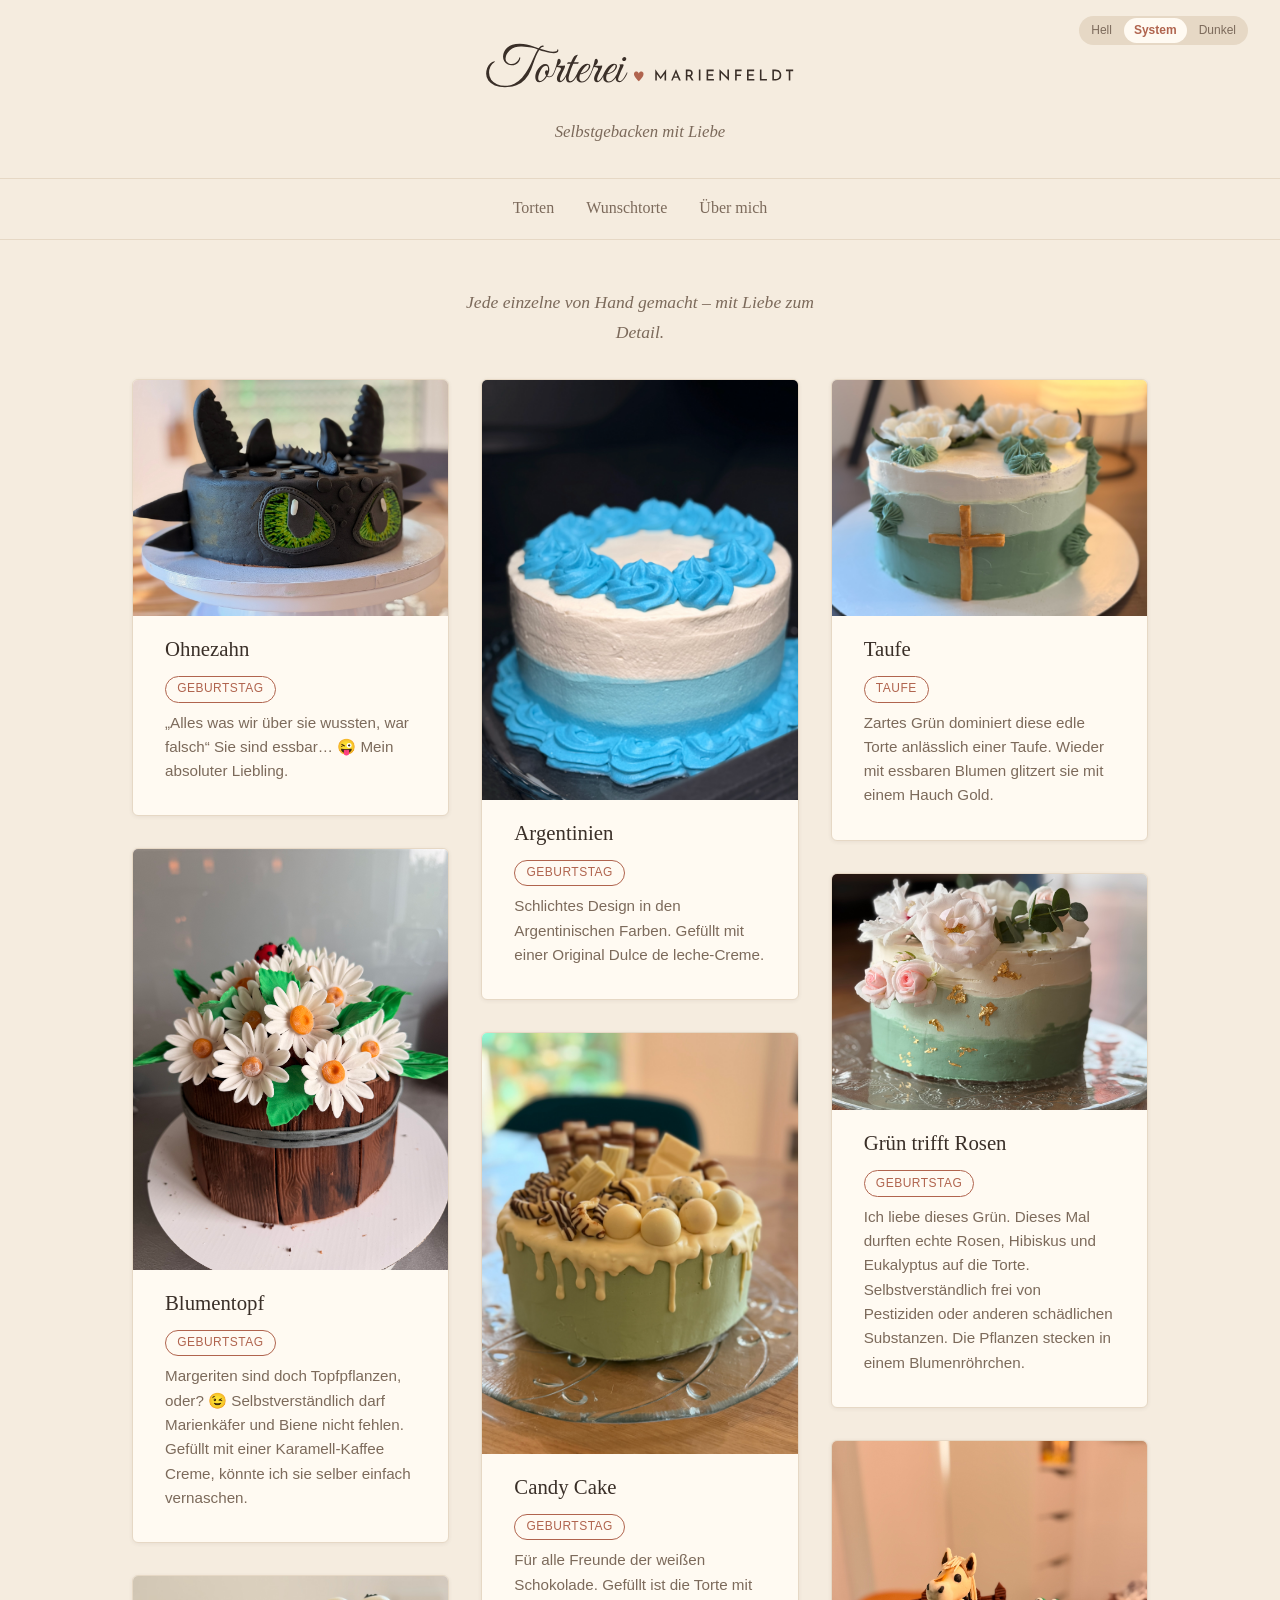
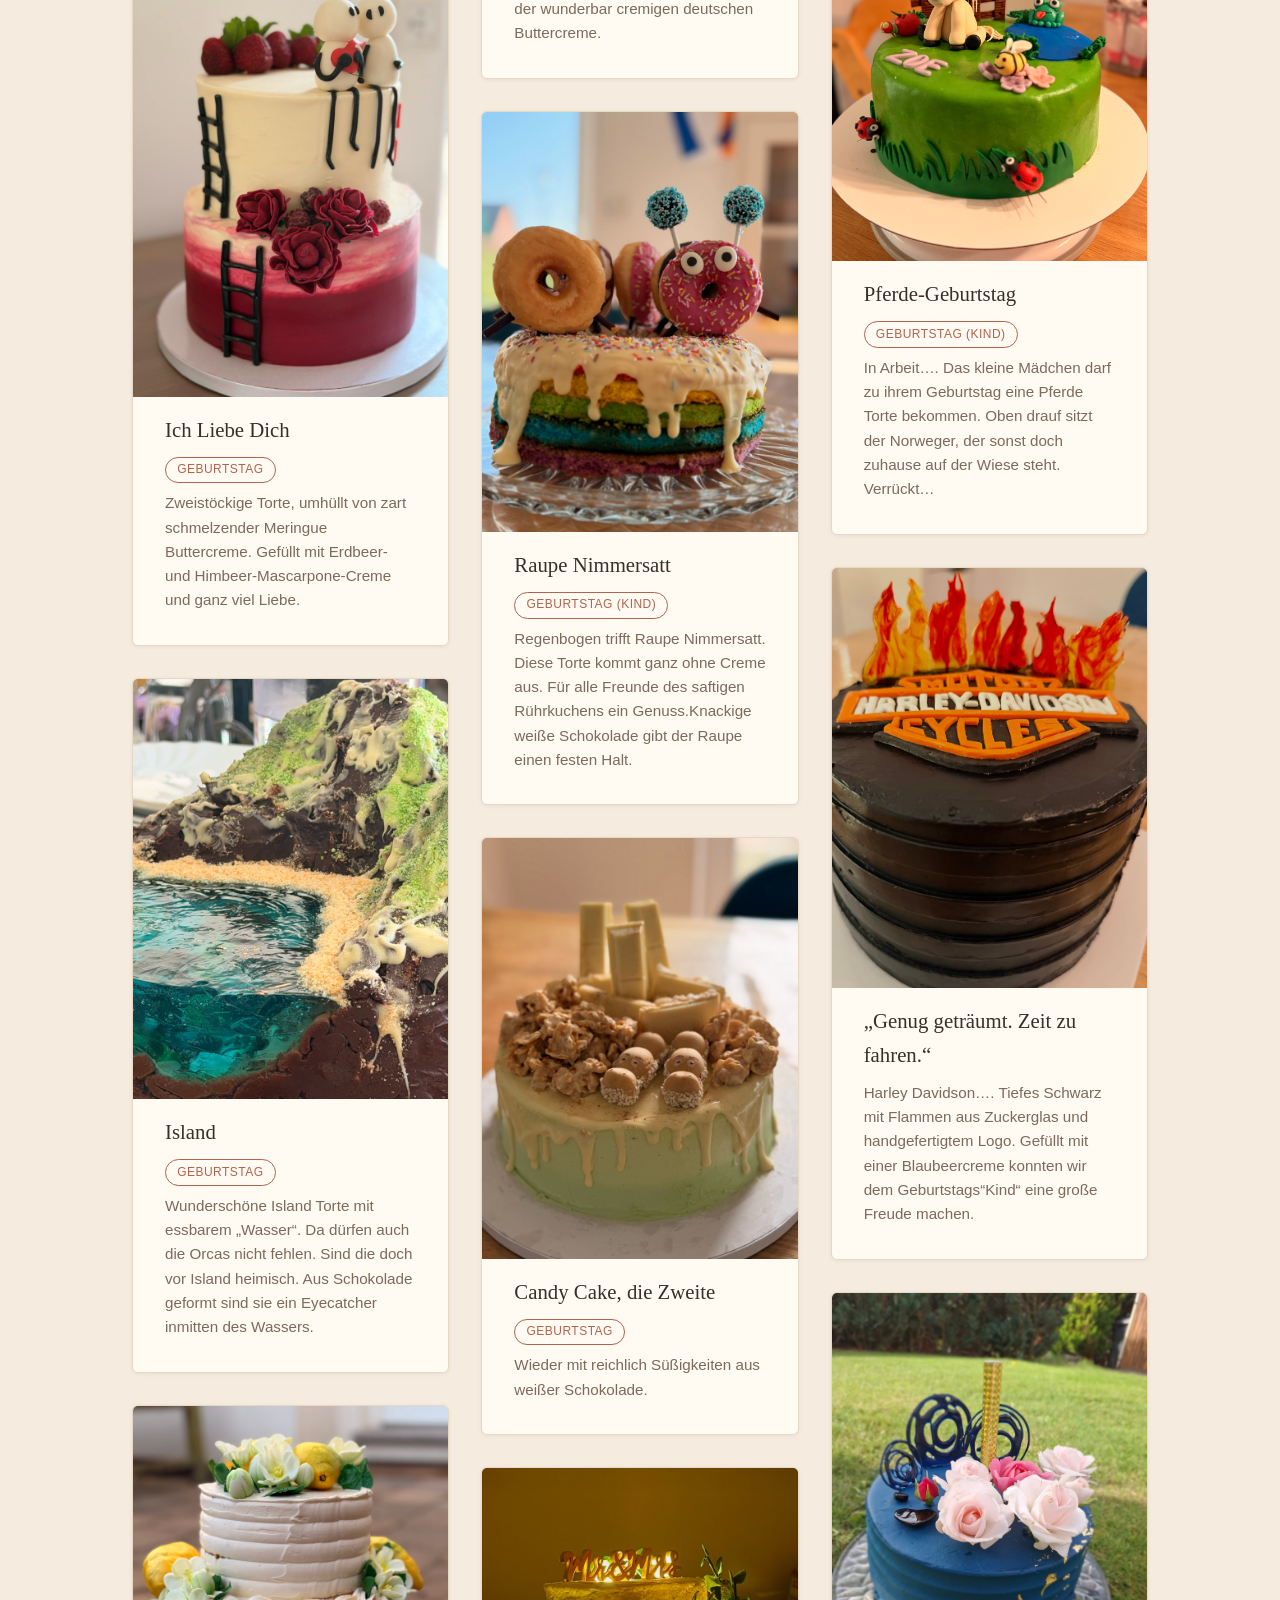
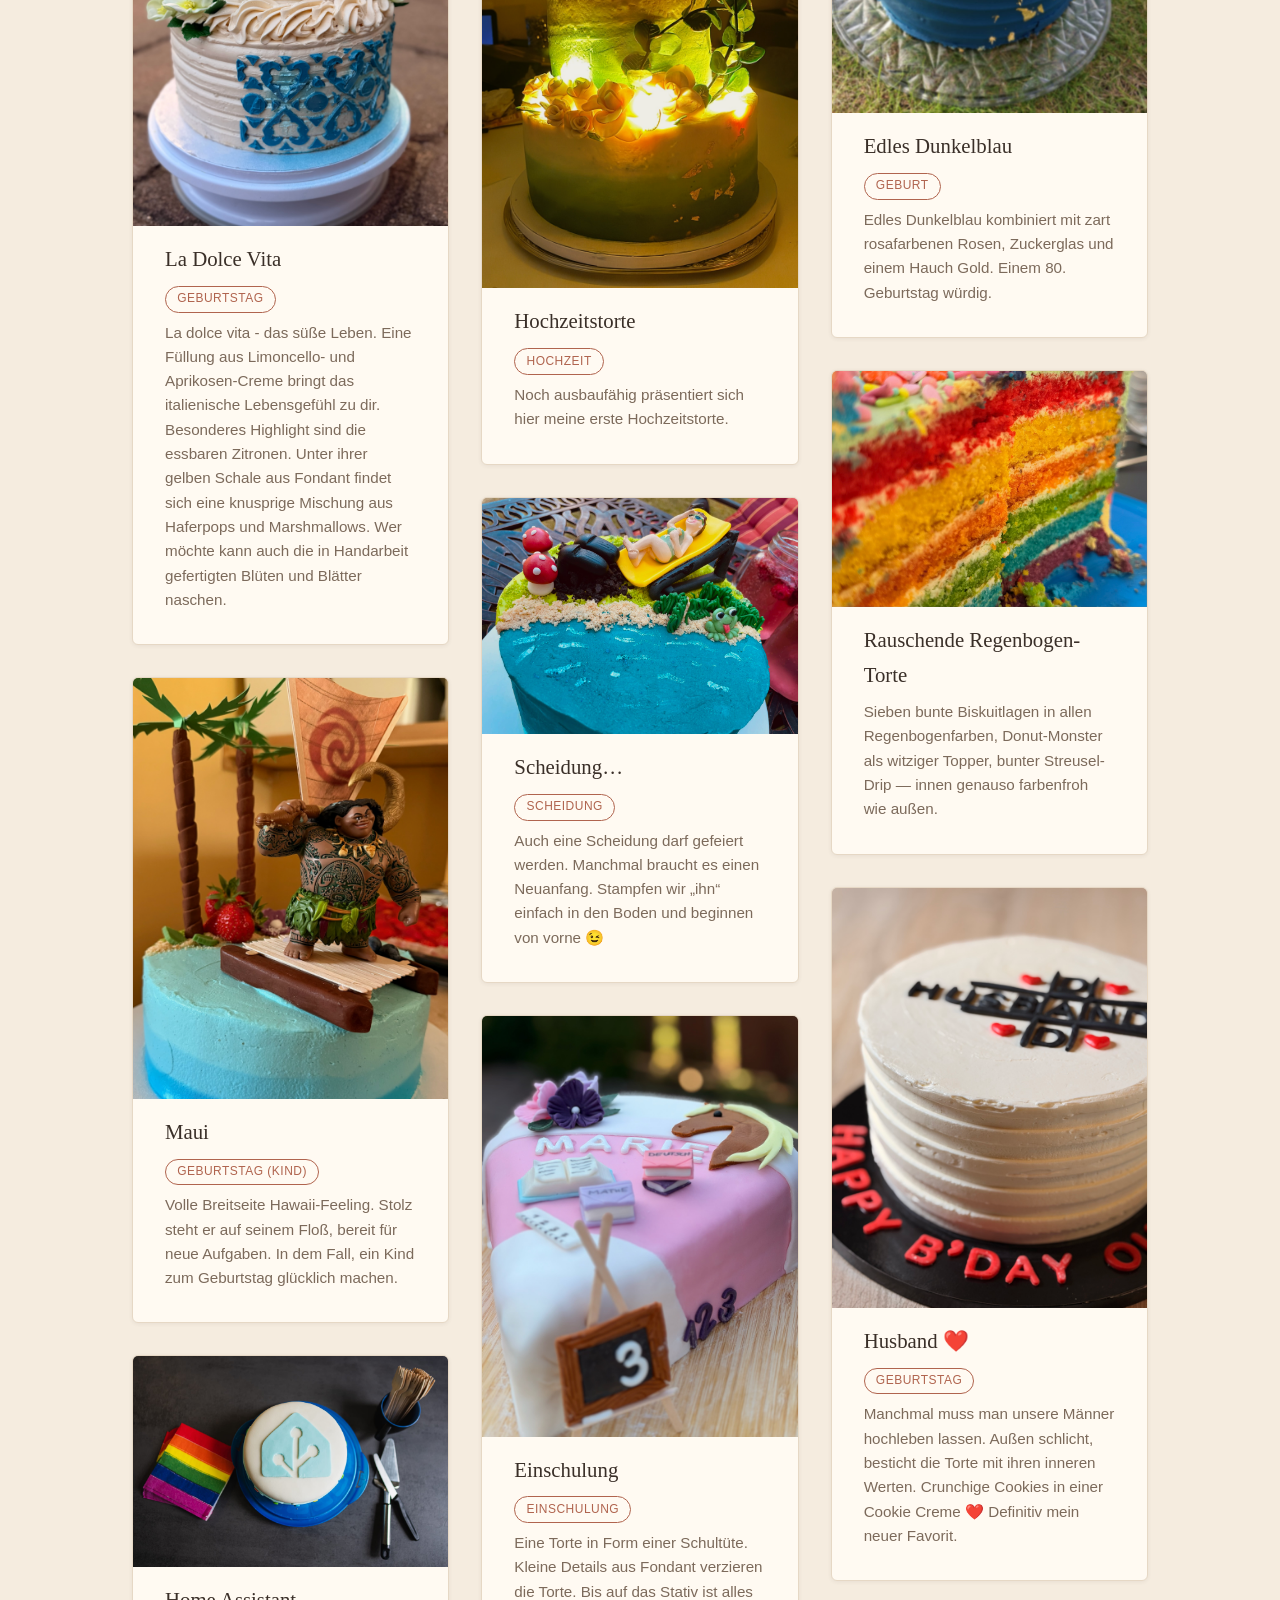
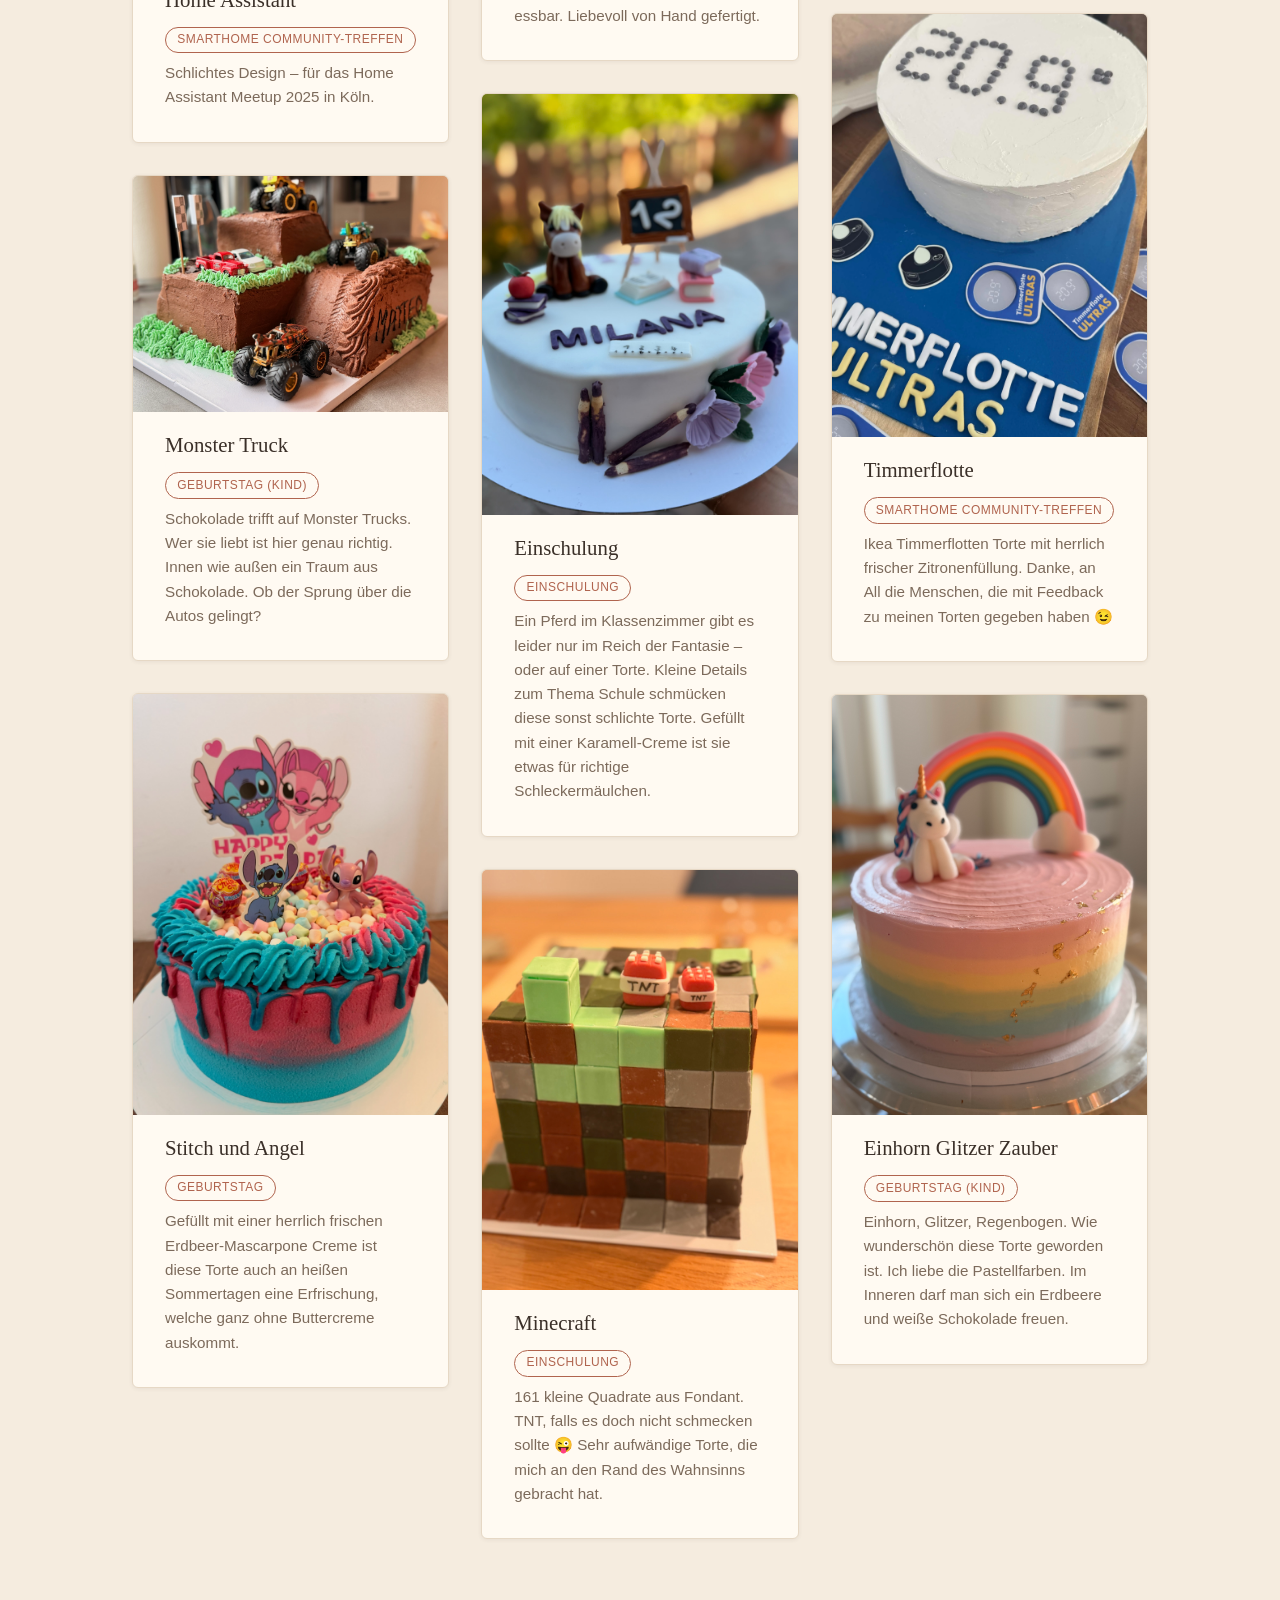
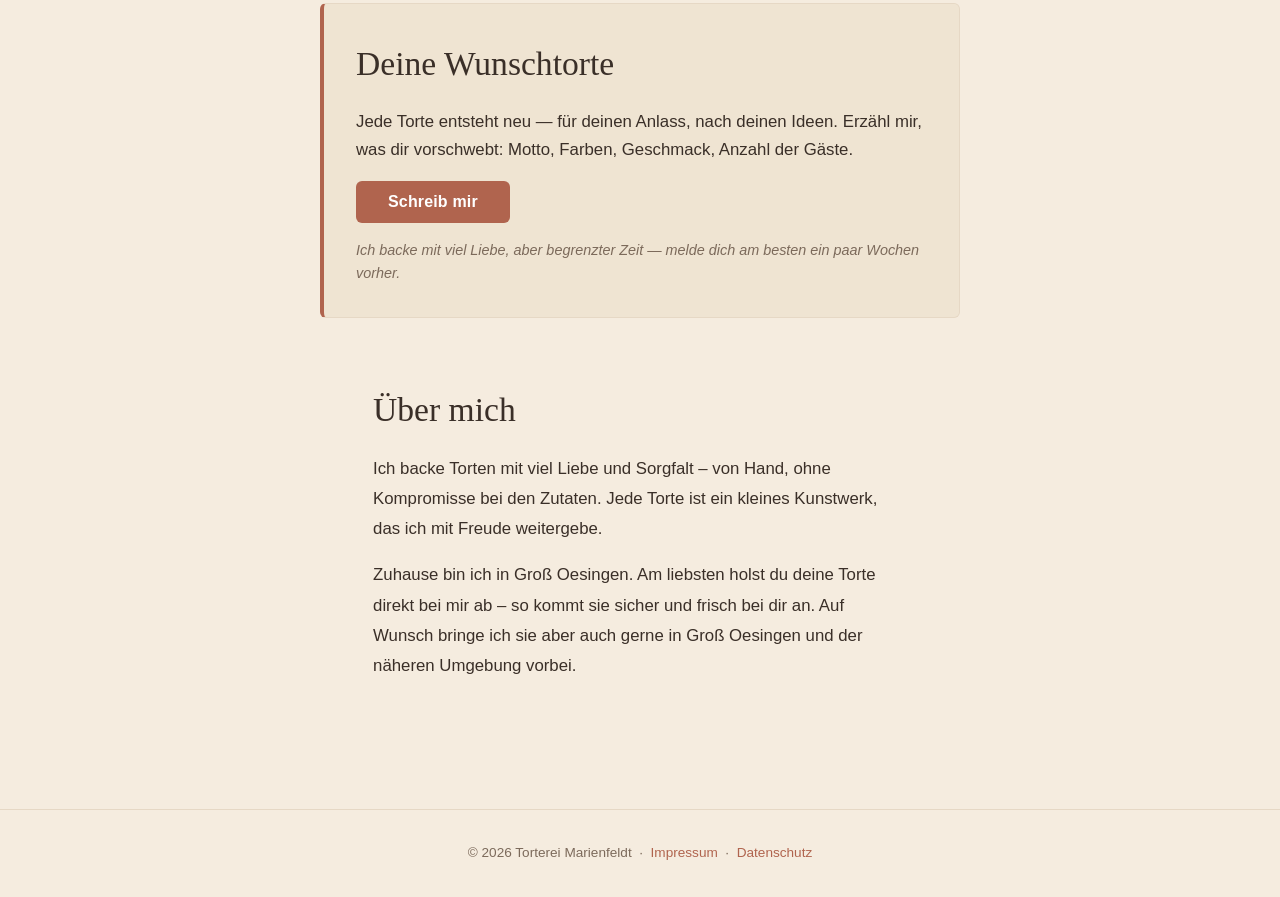
<file: index.html>
<!DOCTYPE html>
<html lang="de">
<head>
  <meta charset="UTF-8">
  <meta name="viewport" content="width=device-width, initial-scale=1.0">
  <meta name="description" content="Torterei Marienfeldt – selbstgebackene Torten mit Liebe zum Handwerk.">
  <title>Torterei Marienfeldt</title>
  <link rel="icon" href="assets/favicon.svg" type="image/svg+xml">

  <meta property="og:type" content="website">
  <meta property="og:site_name" content="Torterei Marienfeldt">
  <meta property="og:title" content="Torterei Marienfeldt">
  <meta property="og:description" content="Selbstgebackene Torten mit Liebe zum Handwerk – jede einzelne von Hand gemacht.">
  <meta property="og:image" content="assets/images/torte-regenbogen-1.png">
  <meta property="og:image:width" content="2048">
  <meta property="og:image:height" content="1536">
  <meta property="og:image:alt" content="Rauschende Regenbogen-Torte der Torterei Marienfeldt">
  <meta name="twitter:card" content="summary_large_image">
  <meta name="twitter:title" content="Torterei Marienfeldt">
  <meta name="twitter:description" content="Selbstgebackene Torten mit Liebe zum Handwerk – jede einzelne von Hand gemacht.">
  <meta name="twitter:image" content="assets/images/torte-regenbogen-1.png">

  <link rel="stylesheet" href="assets/css/style.css">
  <script src="assets/js/theme.js"></script>
</head>
<body>

  <header class="site-header">
    <div class="seite-inhalt">
      <h1 class="site-header__titel">
        <svg class="site-header__logo" viewBox="0 0 745 160" role="img" aria-label="Torterei Marienfeldt">
          <title>Torterei Marienfeldt</title>
          <path d="M370 76 C367 68 356 72 360 81 C362 86 367 90 370 94 C373 90 378 86 380 81 C384 72 373 68 370 76 Z" class="site-header__logo-herz" />
          <path d="M65.78 104.26Q77.47 104.26 87.14 99.25Q96.82 94.23 104.66 85.56Q112.51 76.88 118.41 66.15Q122.19 59.3 125.49 52.22Q128.8 45.14 131.63 38.83Q134.46 32.52 136.7 27.91Q138.94 23.31 140.48 21.31Q133.99 18.95 125.55 17.12Q117.11 15.29 104.49 14.58Q95.64 14.11 88.73 16.59Q81.83 19.06 77.05 23.25Q72.27 27.44 69.74 32.4Q67.2 37.35 67.2 41.96Q67.2 46.32 69.21 49.09Q71.21 51.87 74.46 53.17Q77.7 54.46 81.12 54.46Q85.37 54.46 88.56 52.69Q91.74 50.92 93.93 48.39Q96.11 45.85 97.23 43.55Q98.35 41.25 98.35 40.19V40.07Q98.94 39.36 99.53 39.36Q100.71 39.36 100.71 41.01Q100.12 46.09 97.11 49.86Q94.1 53.64 89.86 55.64Q85.61 57.65 80.89 57.65Q76.05 57.65 71.57 55.29Q67.08 52.93 64.25 48.45Q61.42 43.96 61.42 37.59Q61.42 32.4 63.72 27.27Q66.02 22.13 70.68 17.83Q75.34 13.52 82.54 10.92Q89.74 8.33 99.53 8.33Q108.26 8.33 115.4 9.98Q122.54 11.63 129.09 14.05Q135.64 16.47 142.37 18.83Q144.25 16.47 146.79 14.4Q149.33 12.34 151.92 12.34Q154.28 12.34 154.28 13.75Q154.28 15.17 152.63 15.17Q150.86 15.17 148.97 16.65Q147.09 18.12 145.67 19.89Q154.05 22.6 161.66 24.55Q169.27 26.5 174.82 26.5Q180.13 26.5 182.43 25.67Q184.73 24.85 184.73 22.96Q184.73 22.25 185.02 21.72Q185.32 21.19 186.14 21.19Q186.73 21.19 186.97 22.19Q187.21 23.19 187.21 23.78Q187.21 26.62 184.2 28.39Q181.19 30.16 176.7 30.16Q172.81 30.16 167.32 29.09Q161.84 28.03 155.7 26.32Q149.56 24.61 143.78 22.49Q139.42 29.57 136.41 36.94Q133.4 44.32 130.86 51.75Q128.32 59.18 125.49 66.38Q119.71 80.78 111.45 89.81Q103.19 98.83 91.92 103.02Q80.65 107.21 65.78 107.21Q52.21 107.21 42.66 103.2Q33.1 99.19 28.08 92.28Q23.07 85.38 23.07 76.88Q23.07 69.57 25.49 63.55Q27.91 57.53 32.21 53.52Q36.52 49.51 42.07 48.21Q42.89 48.21 42.89 48.8Q42.89 49.39 42.3 49.74Q36.17 53.4 32.92 60.07Q29.68 66.74 29.68 74.05Q29.68 83.73 34.57 90.45Q39.47 97.18 47.67 100.72Q55.87 104.26 65.78 104.26ZM144.14 96Q139.3 96 137 92.52Q134.7 89.04 134.7 84.08Q134.7 79.48 136.47 74.52Q138.35 69.1 141.72 64.61Q145.08 60.13 149.15 57.36Q153.22 54.58 157.23 54.58Q162.07 54.58 164.37 57.89Q166.67 61.19 166.67 66.26Q166.67 69.8 165.49 73.7Q164.31 77.59 162.31 81.37Q163.84 82.9 166.67 82.9Q169.98 82.9 172.34 80.78Q174.7 78.65 176.94 73.23Q178.36 73.23 178.36 74.29Q176.11 79.72 173.22 82.25Q170.33 84.79 165.85 84.67Q163.13 84.67 161.36 83.14Q158.06 88.57 153.52 92.28Q148.97 96 144.14 96ZM145.79 93.4Q148.5 93.4 151.22 91.1Q153.93 88.8 156.17 85.85Q158.41 82.9 159.36 80.78Q157.47 77.36 157.18 75.64Q156.88 73.93 156.88 73.11Q156.88 70.87 158.06 69.69Q159.24 68.51 160.42 68.51Q162.07 68.51 163.25 69.92Q163.49 68.62 163.61 67.5Q163.72 66.38 163.72 65.32Q163.72 62.25 162.6 60.31Q161.48 58.36 159.12 58.36Q156.64 58.36 153.93 60.48Q151.22 62.61 148.8 66.15Q146.38 69.69 144.61 74.05Q143.07 77.71 142.25 80.96Q141.42 84.2 141.42 86.91Q141.42 89.86 142.48 91.63Q143.55 93.4 145.79 93.4ZM177.06 72.87Q178 70.87 179.54 66.44Q181.07 62.02 182.72 56.59Q184.37 51.16 185.2 46.32Q185.55 44.43 186.5 43.55Q187.44 42.66 188.5 42.66Q190.04 42.66 191.34 44.14Q192.63 45.61 192.63 48.33Q192.63 51.63 190.69 53.99Q188.74 56.35 185.91 58.48Q187.09 58.59 188.39 58.65Q189.68 58.71 191.22 58.71Q196.76 58.71 202.19 58Q202.43 58.71 202.43 59.07Q202.43 60.6 201.54 62.96Q200.66 65.32 199.71 67.21Q199.24 68.27 197.83 71.04Q196.41 73.82 194.76 77.3Q193.11 80.78 191.99 84.14Q190.86 87.5 190.86 89.86Q190.86 92.93 193.22 92.93Q195.47 92.93 199.48 87.68Q203.49 82.43 207.5 73.23Q208.92 73.23 208.92 74.29Q207.62 77.47 205.67 81.25Q203.73 85.03 201.37 88.39Q199.01 91.75 196.29 93.94Q193.58 96.12 190.63 96.12Q188.39 96.12 186.14 94.29Q183.9 92.46 183.9 88.33Q183.9 84.67 185.32 81.19Q186.73 77.71 188.5 74.64Q190.27 71.57 191.69 69.21Q193.11 66.85 193.11 65.44Q193.11 63.31 190.45 62.37Q187.8 61.43 183.55 61.31Q181.42 66.74 180.36 69.33Q179.3 71.93 178.36 74.29Q176.47 74.29 177.06 72.87ZM231.93 33.7Q230.39 35.94 228.51 39.36Q226.62 42.78 225.03 45.97Q223.43 49.15 222.61 50.81H233.46Q233.46 51.28 233.05 52.34Q232.64 53.4 231.46 53.87H221.19Q219.77 57.06 217.95 61.54Q216.12 66.03 214.41 70.87Q212.69 75.7 211.57 79.89Q210.45 84.08 210.45 86.68Q210.45 90.22 211.4 91.93Q212.34 93.64 214.82 93.64Q218 93.64 220.95 90.51Q223.9 87.39 226.56 82.67Q229.21 77.95 231.22 73.23Q232.64 73.23 232.64 74.29Q231.34 77.47 229.45 81.25Q227.56 85.03 225.14 88.51Q222.72 91.99 219.72 94.17Q216.71 96.35 213.05 96.35Q208.09 96.35 206.32 93.58Q204.55 90.81 204.55 86.44Q204.55 83.26 205.73 78.71Q206.91 74.17 208.62 69.33Q210.33 64.49 211.99 60.3Q213.64 56.12 214.58 53.87H207.03Q207.03 52.93 207.86 51.87Q208.68 50.81 209.63 50.81H215.88Q216.82 48.92 218.06 46.09Q219.3 43.25 221.43 39.83Q223.2 37 225.97 35.35Q228.74 33.7 231.93 33.7ZM239.72 96.47Q235.35 96.47 231.87 93.64Q228.39 90.81 228.39 85.03Q228.39 80.19 230.57 74.76Q232.75 69.33 236.35 64.55Q239.95 59.77 244.38 56.77Q248.8 53.76 253.29 53.76Q255.53 53.76 257.65 55.05Q259.78 56.35 259.78 59.54Q259.78 62.49 257.53 66.03Q255.29 69.57 251.16 72.64Q249.39 73.93 246.68 75.11Q243.96 76.29 241.25 77.06Q238.54 77.83 236.77 77.83Q236.18 79.24 235.65 81.6Q235.11 83.96 235.11 86.44Q235.11 89.39 236.29 91.75Q237.47 94.11 240.66 94.11Q244.55 94.11 247.92 91.87Q251.28 89.63 253.94 86.21Q256.59 82.78 258.48 79.24Q260.37 75.7 261.43 73.23Q262.84 73.23 262.84 74.29Q261.31 77.59 259.36 81.49Q257.42 85.38 254.76 88.74Q252.11 92.11 248.39 94.29Q244.67 96.47 239.72 96.47ZM237.59 75.7Q239.24 75.7 243.14 74.47Q247.03 73.23 250.22 70.51Q253.29 67.8 254.94 64.55Q256.59 61.31 256.59 59.07Q256.59 56.47 254.7 56.47Q253.29 56.47 250.81 58.36Q248.33 60.25 244.67 64.73Q242.43 67.56 240.42 70.87Q238.42 74.17 237.59 75.7ZM261.55 72.87Q262.49 70.87 264.02 66.44Q265.56 62.02 267.21 56.59Q268.86 51.16 269.69 46.32Q270.04 44.43 270.99 43.55Q271.93 42.66 272.99 42.66Q274.53 42.66 275.82 44.14Q277.12 45.61 277.12 48.33Q277.12 51.63 275.18 53.99Q273.23 56.35 270.4 58.48Q271.58 58.59 272.87 58.65Q274.17 58.71 275.71 58.71Q281.25 58.71 286.68 58Q286.92 58.71 286.92 59.07Q286.92 60.6 286.03 62.96Q285.15 65.32 284.2 67.21Q283.73 68.27 282.31 71.04Q280.9 73.82 279.25 77.3Q277.59 80.78 276.47 84.14Q275.35 87.5 275.35 89.86Q275.35 92.93 277.71 92.93Q279.95 92.93 283.97 87.68Q287.98 82.43 291.99 73.23Q293.41 73.23 293.41 74.29Q292.11 77.47 290.16 81.25Q288.21 85.03 285.85 88.39Q283.49 91.75 280.78 93.94Q278.07 96.12 275.12 96.12Q272.87 96.12 270.63 94.29Q268.39 92.46 268.39 88.33Q268.39 84.67 269.81 81.19Q271.22 77.71 272.99 74.64Q274.76 71.57 276.18 69.21Q277.59 66.85 277.59 65.44Q277.59 63.31 274.94 62.37Q272.28 61.43 268.04 61.31Q265.91 66.74 264.85 69.33Q263.79 71.93 262.84 74.29Q260.96 74.29 261.55 72.87ZM300.49 96.47Q296.12 96.47 292.64 93.64Q289.16 90.81 289.16 85.03Q289.16 80.19 291.34 74.76Q293.52 69.33 297.12 64.55Q300.72 59.77 305.15 56.77Q309.57 53.76 314.06 53.76Q316.3 53.76 318.42 55.05Q320.55 56.35 320.55 59.54Q320.55 62.49 318.3 66.03Q316.06 69.57 311.93 72.64Q310.16 73.93 307.45 75.11Q304.73 76.29 302.02 77.06Q299.31 77.83 297.54 77.83Q296.95 79.24 296.42 81.6Q295.88 83.96 295.88 86.44Q295.88 89.39 297.06 91.75Q298.24 94.11 301.43 94.11Q305.32 94.11 308.69 91.87Q312.05 89.63 314.71 86.21Q317.36 82.78 319.25 79.24Q321.14 75.7 322.2 73.23Q323.61 73.23 323.61 74.29Q322.08 77.59 320.13 81.49Q318.19 85.38 315.53 88.74Q312.88 92.11 309.16 94.29Q305.44 96.47 300.49 96.47ZM298.36 75.7Q300.01 75.7 303.91 74.47Q307.8 73.23 310.99 70.51Q314.06 67.8 315.71 64.55Q317.36 61.31 317.36 59.07Q317.36 56.47 315.47 56.47Q314.06 56.47 311.58 58.36Q309.1 60.25 305.44 64.73Q303.2 67.56 301.19 70.87Q299.19 74.17 298.36 75.7ZM325.5 96Q321.14 96 319.37 93.46Q317.6 90.93 317.6 87.62Q317.6 85.85 318.01 84.02Q318.42 82.19 319.01 80.66L326.92 60.48Q327.27 59.54 327.27 58.83Q327.27 57.65 326.68 56.77Q326.09 55.88 325.86 55.53L332.35 55.29Q334.12 55.17 334.88 55.7Q335.65 56.23 335.65 56.94Q335.65 57.65 334.82 59.54Q333.64 62.37 331.64 66.62Q329.63 70.87 327.69 75.35Q325.74 79.83 324.38 83.73Q323.02 87.62 323.02 89.75Q323.02 91.28 323.79 92.34Q324.56 93.4 326.45 93.4Q328.92 93.4 331.34 91.46Q333.76 89.51 335.89 86.44Q338.01 83.37 339.84 79.83Q341.67 76.29 342.97 73.23Q344.38 73.23 344.38 74.29Q343.2 77.24 341.31 81.01Q339.43 84.79 337.01 88.15Q334.59 91.52 331.7 93.76Q328.81 96 325.5 96ZM336 47.97Q334.47 47.97 333.35 46.79Q332.23 45.61 332.23 43.96Q332.23 41.96 333.88 40.36Q335.53 38.77 337.54 38.77Q339.19 38.77 340.37 39.83Q341.55 40.89 341.55 42.55Q341.55 44.67 339.9 46.32Q338.25 47.97 336 47.97Z" fill="currentColor" />
          <path d="M407.47 92V66.5H407.51L420.63 85.1L419.07 84.76L432.12 66.5H432.19V92H428.59V74.69L428.82 76.56L419.71 89.45H419.64L410.36 76.56L410.97 74.86V92ZM443.61 92 454.46 66.33H454.66L465.51 92H461.36L453.47 72.01L456.09 70.27L447.18 92ZM450.21 82.75H458.98L460.24 85.88H449.12ZM483.69 67.32Q485.63 67.32 487.28 67.84Q488.93 68.37 490.1 69.36Q491.27 70.34 491.94 71.79Q492.6 73.23 492.6 75.14Q492.6 76.6 492.16 78.03Q491.72 79.45 490.73 80.61Q489.74 81.77 488.15 82.46Q486.55 83.16 484.17 83.16H480.56V92H476.93V67.32ZM484.1 79.69Q485.49 79.69 486.43 79.25Q487.36 78.81 487.89 78.14Q488.42 77.48 488.64 76.72Q488.86 75.95 488.86 75.24Q488.86 74.56 488.64 73.81Q488.42 73.06 487.89 72.38Q487.36 71.7 486.48 71.26Q485.6 70.82 484.3 70.82H480.56V79.69ZM488.28 81.8 494.67 92H490.46L483.96 81.9ZM506.54 67.32H510.17V92H506.54ZM524.11 67.32H540.33V70.82H527.75V77.86H538.93V81.36H527.75V88.5H540.8V92H524.11ZM574.9 92.85 555.9 73.98 556.95 74.32 557.05 92H553.38V66.53H553.55L572.32 85.44L571.47 85.2L571.4 67.32H575V92.85ZM588.97 67.32H603.76V70.82H592.61V78.23H602.37V81.7H592.61V92H588.97ZM616.07 67.32H632.29V70.82H619.71V77.86H630.89V81.36H619.71V88.5H632.76V92H616.07ZM645.34 67.32H648.98V88.5H661.32V92H645.34ZM673.62 92V67.32H680.49Q684.16 67.32 686.75 68.44Q689.33 69.56 690.91 71.4Q692.49 73.23 693.22 75.48Q693.95 77.72 693.95 80Q693.95 82.75 692.97 84.96Q691.98 87.17 690.28 88.75Q688.58 90.33 686.37 91.17Q684.16 92 681.68 92ZM677.26 88.5H681Q683.01 88.5 684.69 87.92Q686.37 87.34 687.61 86.22Q688.85 85.1 689.53 83.47Q690.21 81.83 690.21 79.73Q690.21 77.45 689.45 75.76Q688.68 74.08 687.43 72.98Q686.17 71.87 684.62 71.34Q683.07 70.82 681.48 70.82H677.26ZM704.56 67.32H721.01V70.82H714.52V92H710.88V70.82H704.56Z" fill="currentColor" />
        </svg>
      </h1>
      <p class="site-header__untertitel">Selbstgebacken mit Liebe</p>
    </div>
    <div class="header-controls">
      <div class="theme-switch" role="group" aria-label="Farbschema">
        <button class="theme-switch__btn" data-theme-set="light">Hell</button>
        <button class="theme-switch__btn" data-theme-set="system">System</button>
        <button class="theme-switch__btn" data-theme-set="dark">Dunkel</button>
      </div>
    </div>
  </header>

  <nav class="site-nav" aria-label="Hauptnavigation">
    <ul class="site-nav__liste">
      <li><a class="site-nav__link" href="#torten">Torten</a></li>
      <li><a class="site-nav__link" href="#kontakt">Wunschtorte</a></li>
      <li><a class="site-nav__link" href="#ueber-uns">Über mich</a></li>
    </ul>
  </nav>

  <main>
    <div class="seite-inhalt">

      <section class="torten-galerie" id="torten">
        <p class="torten-galerie__intro">Jede einzelne von Hand gemacht – mit Liebe zum Detail.</p>
        <div class="torten-galerie__raster">
          <div class="torte-card">
            <a href="#lb-ohnezahn-1" class="torte-card__bild-link">
              <img class="torte-card__bild" src="assets/images/torte-ohnezahn-1.png" alt="Ohnezahn" loading="lazy">
            </a>
            <div class="torte-card__info">
              <h3 class="torte-card__name">Ohnezahn</h3>
              <p class="torte-card__anlass">Geburtstag</p>
              <p class="torte-card__beschreibung">„Alles was wir über sie wussten, war falsch“
Sie sind essbar… 😜

Mein absoluter Liebling.</p>
            </div>
          </div>
          <div class="torte-card">
            <a href="#lb-blumentopf-1" class="torte-card__bild-link">
              <img class="torte-card__bild" src="assets/images/torte-blumentopf-1.jpg" alt="Blumentopf" loading="lazy">
            </a>
            <div class="torte-card__info">
              <h3 class="torte-card__name">Blumentopf</h3>
              <p class="torte-card__anlass">Geburtstag</p>
              <p class="torte-card__beschreibung">Margeriten sind doch Topfpflanzen, oder? 😉
Selbstverständlich darf Marienkäfer und Biene nicht fehlen. Gefüllt mit einer Karamell-Kaffee Creme, könnte ich sie selber einfach vernaschen.</p>
            </div>
          </div>
          <div class="torte-card">
            <a href="#lb-love-1" class="torte-card__bild-link">
              <img class="torte-card__bild" src="assets/images/torte-love-1.jpg" alt="Ich Liebe Dich" loading="lazy">
            </a>
            <div class="torte-card__info">
              <h3 class="torte-card__name">Ich Liebe Dich</h3>
              <p class="torte-card__anlass">Geburtstag</p>
              <p class="torte-card__beschreibung">Zweistöckige Torte, umhüllt von zart schmelzender Meringue Buttercreme. Gefüllt mit Erdbeer- und Himbeer-Mascarpone-Creme und ganz viel Liebe.</p>
            </div>
          </div>
          <div class="torte-card">
            <a href="#lb-landschaft-1" class="torte-card__bild-link">
              <img class="torte-card__bild" src="assets/images/torte-landschaft-1.jpg" alt="Island" loading="lazy">
            </a>
            <div class="torte-card__info">
              <h3 class="torte-card__name">Island</h3>
              <p class="torte-card__anlass">Geburtstag</p>
              <p class="torte-card__beschreibung">Wunderschöne Island Torte mit essbarem „Wasser“.
Da dürfen auch die Orcas nicht fehlen. Sind die doch vor Island heimisch. Aus Schokolade geformt sind sie ein Eyecatcher inmitten des Wassers.</p>
            </div>
          </div>
          <div class="torte-card">
            <a href="#lb-la-dolce-vita-1" class="torte-card__bild-link">
              <img class="torte-card__bild" src="assets/images/torte-la-dolce-vita-1.png" alt="La Dolce Vita" loading="lazy">
            </a>
            <div class="torte-card__info">
              <h3 class="torte-card__name">La Dolce Vita</h3>
              <p class="torte-card__anlass">Geburtstag</p>
              <p class="torte-card__beschreibung">La dolce vita - das süße Leben.
Eine Füllung aus Limoncello- und Aprikosen-Creme bringt das italienische Lebensgefühl zu dir. 
Besonderes Highlight sind die essbaren Zitronen. Unter ihrer gelben Schale aus Fondant findet sich eine knusprige Mischung aus Haferpops und Marshmallows. Wer möchte kann auch die in Handarbeit gefertigten Blüten und Blätter naschen.</p>
            </div>
          </div>
          <div class="torte-card">
            <a href="#lb-moana-1" class="torte-card__bild-link">
              <img class="torte-card__bild" src="assets/images/torte-moana-1.png" alt="Maui" loading="lazy">
            </a>
            <div class="torte-card__info">
              <h3 class="torte-card__name">Maui</h3>
              <p class="torte-card__anlass">Geburtstag (Kind)</p>
              <p class="torte-card__beschreibung">Volle Breitseite Hawaii-Feeling.
Stolz steht er auf seinem Floß, bereit für neue Aufgaben. In dem Fall, ein Kind zum Geburtstag glücklich machen.</p>
            </div>
          </div>
          <div class="torte-card">
            <a href="#lb-homeassistant-1" class="torte-card__bild-link">
              <img class="torte-card__bild" src="assets/images/torte-homeassistant-1.jpg" alt="Home Assistant" loading="lazy">
            </a>
            <div class="torte-card__info">
              <h3 class="torte-card__name">Home Assistant</h3>
              <p class="torte-card__anlass">SmartHome Community-Treffen</p>
              <p class="torte-card__beschreibung">Schlichtes Design – für das Home Assistant Meetup 2025 in Köln.</p>
            </div>
          </div>
          <div class="torte-card">
            <a href="#lb-monstertruck-1" class="torte-card__bild-link">
              <img class="torte-card__bild" src="assets/images/torte-monstertruck-1.png" alt="Monster Truck" loading="lazy">
            </a>
            <div class="torte-card__info">
              <h3 class="torte-card__name">Monster Truck</h3>
              <p class="torte-card__anlass">Geburtstag (Kind)</p>
              <p class="torte-card__beschreibung">Schokolade trifft auf Monster Trucks. Wer sie liebt ist hier genau richtig. Innen wie außen ein Traum aus Schokolade. Ob der Sprung über die Autos gelingt?</p>
            </div>
          </div>
          <div class="torte-card">
            <a href="#lb-stitch-und-angel-1" class="torte-card__bild-link">
              <img class="torte-card__bild" src="assets/images/torte-stitch-und-angel-1.png" alt="Stitch und Angel" loading="lazy">
            </a>
            <div class="torte-card__info">
              <h3 class="torte-card__name">Stitch und Angel</h3>
              <p class="torte-card__anlass">Geburtstag</p>
              <p class="torte-card__beschreibung">Gefüllt mit einer herrlich frischen Erdbeer-Mascarpone Creme ist diese Torte auch an heißen Sommertagen eine Erfrischung, welche ganz ohne Buttercreme auskommt.</p>
            </div>
          </div>
          <div class="torte-card">
            <a href="#lb-ombreblau-1" class="torte-card__bild-link">
              <img class="torte-card__bild" src="assets/images/torte-ombreblau-1.png" alt="Argentinien" loading="lazy">
            </a>
            <div class="torte-card__info">
              <h3 class="torte-card__name">Argentinien</h3>
              <p class="torte-card__anlass">Geburtstag</p>
              <p class="torte-card__beschreibung">Schlichtes Design in den Argentinischen Farben. Gefüllt mit einer Original Dulce de leche-Creme.</p>
            </div>
          </div>
          <div class="torte-card">
            <a href="#lb-drip-gruen-1" class="torte-card__bild-link">
              <img class="torte-card__bild" src="assets/images/torte-drip-gruen-1.png" alt="Candy Cake" loading="lazy">
            </a>
            <div class="torte-card__info">
              <h3 class="torte-card__name">Candy Cake</h3>
              <p class="torte-card__anlass">Geburtstag</p>
              <p class="torte-card__beschreibung">Für alle Freunde der weißen Schokolade. Gefüllt ist die Torte mit der wunderbar cremigen deutschen Buttercreme.</p>
            </div>
          </div>
          <div class="torte-card">
            <a href="#lb-schoko-drip-1" class="torte-card__bild-link">
              <img class="torte-card__bild" src="assets/images/torte-schoko-drip-1.png" alt="Raupe Nimmersatt" loading="lazy">
            </a>
            <div class="torte-card__info">
              <h3 class="torte-card__name">Raupe Nimmersatt</h3>
              <p class="torte-card__anlass">Geburtstag (Kind)</p>
              <p class="torte-card__beschreibung">Regenbogen trifft Raupe Nimmersatt.
Diese Torte kommt ganz ohne Creme aus. Für alle Freunde des saftigen Rührkuchens ein Genuss.Knackige weiße Schokolade gibt der Raupe einen festen Halt.</p>
            </div>
          </div>
          <div class="torte-card">
            <a href="#lb-candy-cake-die-zweite-1" class="torte-card__bild-link">
              <img class="torte-card__bild" src="assets/images/torte-candy-cake-die-zweite-1.png" alt="Candy Cake, die Zweite" loading="lazy">
            </a>
            <div class="torte-card__info">
              <h3 class="torte-card__name">Candy Cake, die Zweite</h3>
              <p class="torte-card__anlass">Geburtstag</p>
              <p class="torte-card__beschreibung">Wieder mit reichlich Süßigkeiten aus weißer Schokolade.</p>
            </div>
          </div>
          <div class="torte-card">
            <a href="#lb-hochzeitstorte-1" class="torte-card__bild-link">
              <img class="torte-card__bild" src="assets/images/torte-hochzeitstorte-1.png" alt="Hochzeitstorte" loading="lazy">
            </a>
            <div class="torte-card__info">
              <h3 class="torte-card__name">Hochzeitstorte</h3>
              <p class="torte-card__anlass">Hochzeit</p>
              <p class="torte-card__beschreibung">Noch ausbaufähig präsentiert sich hier meine erste Hochzeitstorte.</p>
            </div>
          </div>
          <div class="torte-card">
            <a href="#lb-scheidung-1" class="torte-card__bild-link">
              <img class="torte-card__bild" src="assets/images/torte-scheidung-1.png" alt="Scheidung…" loading="lazy">
            </a>
            <div class="torte-card__info">
              <h3 class="torte-card__name">Scheidung…</h3>
              <p class="torte-card__anlass">Scheidung</p>
              <p class="torte-card__beschreibung">Auch eine Scheidung darf gefeiert werden. Manchmal braucht es einen Neuanfang. 
Stampfen wir „ihn“ einfach in den Boden und beginnen von vorne 😉</p>
            </div>
          </div>
          <div class="torte-card">
            <a href="#lb-einschulung-1" class="torte-card__bild-link">
              <img class="torte-card__bild" src="assets/images/torte-einschulung-1.jpg" alt="Einschulung" loading="lazy">
            </a>
            <div class="torte-card__info">
              <h3 class="torte-card__name">Einschulung</h3>
              <p class="torte-card__anlass">Einschulung</p>
              <p class="torte-card__beschreibung">Eine Torte in Form einer Schultüte. Kleine Details aus Fondant verzieren die Torte. Bis auf das Stativ ist alles essbar. Liebevoll von Hand gefertigt.</p>
            </div>
          </div>
          <div class="torte-card">
            <a href="#lb-einschulung-2-1" class="torte-card__bild-link">
              <img class="torte-card__bild" src="assets/images/torte-einschulung-2-1.jpg" alt="Einschulung" loading="lazy">
            </a>
            <div class="torte-card__info">
              <h3 class="torte-card__name">Einschulung</h3>
              <p class="torte-card__anlass">Einschulung</p>
              <p class="torte-card__beschreibung">Ein Pferd im Klassenzimmer gibt es leider nur im Reich der Fantasie – oder auf einer Torte. Kleine Details zum Thema Schule schmücken diese sonst schlichte Torte. Gefüllt mit einer Karamell-Creme ist sie etwas für richtige Schleckermäulchen.</p>
            </div>
          </div>
          <div class="torte-card">
            <a href="#lb-minecraft-1" class="torte-card__bild-link">
              <img class="torte-card__bild" src="assets/images/torte-minecraft-1.jpg" alt="Minecraft" loading="lazy">
            </a>
            <div class="torte-card__info">
              <h3 class="torte-card__name">Minecraft</h3>
              <p class="torte-card__anlass">Einschulung</p>
              <p class="torte-card__beschreibung">161 kleine Quadrate aus Fondant. TNT, falls es doch nicht schmecken sollte 😜
Sehr aufwändige Torte, die mich an den Rand des Wahnsinns gebracht hat.</p>
            </div>
          </div>
          <div class="torte-card">
            <a href="#lb-taufe-1" class="torte-card__bild-link">
              <img class="torte-card__bild" src="assets/images/torte-taufe-1.jpg" alt="Taufe" loading="lazy">
            </a>
            <div class="torte-card__info">
              <h3 class="torte-card__name">Taufe</h3>
              <p class="torte-card__anlass">Taufe</p>
              <p class="torte-card__beschreibung">Zartes Grün dominiert diese edle Torte anlässlich einer Taufe. Wieder mit essbaren Blumen glitzert sie mit einem Hauch Gold.</p>
            </div>
          </div>
          <div class="torte-card">
            <a href="#lb-gruen-trifft-rosen-1" class="torte-card__bild-link">
              <img class="torte-card__bild" src="assets/images/torte-gruen-trifft-rosen-1.jpg" alt="Grün trifft Rosen" loading="lazy">
            </a>
            <div class="torte-card__info">
              <h3 class="torte-card__name">Grün trifft Rosen</h3>
              <p class="torte-card__anlass">Geburtstag</p>
              <p class="torte-card__beschreibung">Ich liebe dieses Grün. Dieses Mal durften echte Rosen, Hibiskus und Eukalyptus auf die Torte. Selbstverständlich frei von Pestiziden oder anderen schädlichen Substanzen. Die Pflanzen stecken in einem Blumenröhrchen.</p>
            </div>
          </div>
          <div class="torte-card">
            <a href="#lb-pferde-geburtstag-1" class="torte-card__bild-link">
              <img class="torte-card__bild" src="assets/images/torte-pferde-geburtstag-1.jpg" alt="Pferde-Geburtstag" loading="lazy">
            </a>
            <div class="torte-card__info">
              <h3 class="torte-card__name">Pferde-Geburtstag</h3>
              <p class="torte-card__anlass">Geburtstag (Kind)</p>
              <p class="torte-card__beschreibung">In Arbeit….

Das kleine Mädchen darf zu ihrem Geburtstag eine Pferde Torte bekommen. Oben drauf sitzt der Norweger, der sonst doch zuhause auf der Wiese steht. Verrückt…</p>
            </div>
          </div>
          <div class="torte-card">
            <a href="#lb-genug-getraeumt-zeit-zu-fahren-1" class="torte-card__bild-link">
              <img class="torte-card__bild" src="assets/images/torte-genug-getraeumt-zeit-zu-fahren-1.jpg" alt="„Genug geträumt. Zeit zu fahren.“" loading="lazy">
            </a>
            <div class="torte-card__info">
              <h3 class="torte-card__name">„Genug geträumt. Zeit zu fahren.“</h3>
              <p class="torte-card__beschreibung">Harley Davidson…. 
Tiefes Schwarz mit Flammen aus Zuckerglas und handgefertigtem Logo. Gefüllt mit einer Blaubeercreme konnten wir dem Geburtstags“Kind“ eine große Freude machen.</p>
            </div>
          </div>
          <div class="torte-card">
            <a href="#lb-edles-dunkelblau-1" class="torte-card__bild-link">
              <img class="torte-card__bild" src="assets/images/torte-edles-dunkelblau-1.jpg" alt="Edles Dunkelblau" loading="lazy">
            </a>
            <div class="torte-card__info">
              <h3 class="torte-card__name">Edles Dunkelblau</h3>
              <p class="torte-card__anlass">Geburt</p>
              <p class="torte-card__beschreibung">Edles Dunkelblau kombiniert mit zart rosafarbenen Rosen, Zuckerglas und einem Hauch Gold. Einem 80.
Geburtstag würdig.</p>
            </div>
          </div>
          <div class="torte-card">
            <a href="#lb-regenbogen-1" class="torte-card__bild-link">
              <img class="torte-card__bild" src="assets/images/torte-regenbogen-1.png" alt="Rauschende Regenbogen-Torte" loading="lazy">
            </a>
            <div class="torte-card__info">
              <h3 class="torte-card__name">Rauschende Regenbogen-Torte</h3>
              <p class="torte-card__beschreibung">Sieben bunte Biskuitlagen in allen Regenbogenfarben, Donut-Monster als witziger Topper, bunter Streusel-Drip — innen genauso farbenfroh wie außen.</p>
            </div>
          </div>
          <div class="torte-card">
            <a href="#lb-husband-1" class="torte-card__bild-link">
              <img class="torte-card__bild" src="assets/images/torte-husband-1.jpg" alt="Husband ❤️" loading="lazy">
            </a>
            <div class="torte-card__info">
              <h3 class="torte-card__name">Husband ❤️</h3>
              <p class="torte-card__anlass">Geburtstag</p>
              <p class="torte-card__beschreibung">Manchmal muss man unsere Männer hochleben lassen. Außen schlicht, besticht die Torte mit ihren inneren Werten. 
Crunchige Cookies in einer Cookie Creme ❤️

Definitiv mein neuer Favorit.</p>
            </div>
          </div>
          <div class="torte-card">
            <a href="#lb-timmerflotte-1" class="torte-card__bild-link">
              <img class="torte-card__bild" src="assets/images/torte-timmerflotte-1.jpg" alt="Timmerflotte" loading="lazy">
            </a>
            <div class="torte-card__info">
              <h3 class="torte-card__name">Timmerflotte</h3>
              <p class="torte-card__anlass">SmartHome Community-Treffen</p>
              <p class="torte-card__beschreibung">Ikea Timmerflotten Torte mit herrlich frischer Zitronenfüllung. Danke, an All die Menschen, die mit Feedback zu meinen Torten gegeben haben 😉</p>
            </div>
          </div>
          <div class="torte-card">
            <a href="#lb-einhorn-glitzer-zauber-1" class="torte-card__bild-link">
              <img class="torte-card__bild" src="assets/images/torte-einhorn-glitzer-zauber-1.jpg" alt="Einhorn Glitzer Zauber" loading="lazy">
            </a>
            <div class="torte-card__info">
              <h3 class="torte-card__name">Einhorn Glitzer Zauber</h3>
              <p class="torte-card__anlass">Geburtstag (Kind)</p>
              <p class="torte-card__beschreibung">Einhorn, Glitzer, Regenbogen. Wie wunderschön diese Torte geworden ist. Ich liebe die Pastellfarben. Im Inneren darf man sich ein Erdbeere und weiße Schokolade freuen.</p>
            </div>
          </div>
        </div>
      </section>

      <section class="kontakt" id="kontakt" aria-labelledby="kontakt-titel">
        <div class="kontakt__box">
          <h2 class="abschnitt-titel" id="kontakt-titel">Deine Wunschtorte</h2>
          <p class="kontakt__text">
            Jede Torte entsteht neu — für deinen Anlass, nach deinen Ideen. Erzähl mir, was dir
            vorschwebt: Motto, Farben, Geschmack, Anzahl der Gäste.
          </p>
          <a class="kontakt__link" href="mailto:torterei@marienfeldt.net?subject=Anfrage">
            Schreib mir
          </a>
          <p class="kontakt__hinweis">
            Ich backe mit viel Liebe, aber begrenzter Zeit — melde dich am besten ein paar Wochen vorher.
          </p>
        </div>
      </section>

      <section class="ueber-uns" id="ueber-uns" aria-labelledby="ueber-uns-titel">
        <div class="ueber-uns__box">
          <h2 class="abschnitt-titel" id="ueber-uns-titel">Über mich</h2>
          <p class="ueber-uns__text">
            Ich backe Torten mit viel Liebe und Sorgfalt –
            von Hand, ohne Kompromisse bei den Zutaten.
            Jede Torte ist ein kleines Kunstwerk, das ich mit Freude weitergebe.
          </p>
          <p class="ueber-uns__text">
            Zuhause bin ich in Groß Oesingen. Am liebsten holst du deine Torte direkt
            bei mir ab – so kommt sie sicher und frisch bei dir an. Auf Wunsch bringe
            ich sie aber auch gerne in Groß Oesingen und der näheren Umgebung vorbei.
          </p>
        </div>
      </section>

    </div>
  </main>

  <footer class="site-footer">
    <div class="seite-inhalt">
      <p>&copy; 2026 Torterei Marienfeldt &nbsp;·&nbsp; <a href="impressum.html">Impressum</a> &nbsp;·&nbsp; <a href="datenschutz.html">Datenschutz</a></p>
    </div>
  </footer>
  <!-- Ohnezahn -->
  <div class="lightbox" id="lb-ohnezahn-1">
    <a class="lightbox__overlay" href="#torten" aria-label="Schließen"></a>
    <div class="lightbox__stage">
      <img class="lightbox__bild" src="assets/images/torte-ohnezahn-1.png" alt="Ohnezahn – Ansicht 1">
      <p class="lightbox__titel">Ohnezahn</p>
      <a class="lightbox__schliessen" href="#torten" aria-label="Schließen">✕</a>
    </div>
  </div>
  <!-- Blumentopf -->
  <div class="lightbox" id="lb-blumentopf-1">
    <a class="lightbox__overlay" href="#torten" aria-label="Schließen"></a>
    <div class="lightbox__stage">
      <img class="lightbox__bild" src="assets/images/torte-blumentopf-1.jpg" alt="Blumentopf – Ansicht 1">
      <p class="lightbox__titel">Blumentopf</p>
      <a class="lightbox__schliessen" href="#torten" aria-label="Schließen">✕</a>
      <a class="lightbox__nav lightbox__nav--weiter" href="#lb-blumentopf-2" aria-label="Nächstes Bild">›</a>
    </div>
  </div>
  <div class="lightbox" id="lb-blumentopf-2">
    <a class="lightbox__overlay" href="#torten" aria-label="Schließen"></a>
    <div class="lightbox__stage">
      <img class="lightbox__bild" src="assets/images/torte-blumentopf-2.jpg" alt="Blumentopf – Ansicht 2">
      <p class="lightbox__titel">Blumentopf</p>
      <a class="lightbox__schliessen" href="#torten" aria-label="Schließen">✕</a>
      <a class="lightbox__nav lightbox__nav--zurueck" href="#lb-blumentopf-1" aria-label="Vorheriges Bild">‹</a>
    </div>
  </div>
  <!-- Ich Liebe Dich -->
  <div class="lightbox" id="lb-love-1">
    <a class="lightbox__overlay" href="#torten" aria-label="Schließen"></a>
    <div class="lightbox__stage">
      <img class="lightbox__bild" src="assets/images/torte-love-1.jpg" alt="Ich Liebe Dich – Ansicht 1">
      <p class="lightbox__titel">Ich Liebe Dich</p>
      <a class="lightbox__schliessen" href="#torten" aria-label="Schließen">✕</a>
      <a class="lightbox__nav lightbox__nav--weiter" href="#lb-love-2" aria-label="Nächstes Bild">›</a>
    </div>
  </div>
  <div class="lightbox" id="lb-love-2">
    <a class="lightbox__overlay" href="#torten" aria-label="Schließen"></a>
    <div class="lightbox__stage">
      <img class="lightbox__bild" src="assets/images/torte-love-2.jpg" alt="Ich Liebe Dich – Ansicht 2">
      <p class="lightbox__titel">Ich Liebe Dich</p>
      <a class="lightbox__schliessen" href="#torten" aria-label="Schließen">✕</a>
      <a class="lightbox__nav lightbox__nav--weiter" href="#lb-love-3" aria-label="Nächstes Bild">›</a>
      <a class="lightbox__nav lightbox__nav--zurueck" href="#lb-love-1" aria-label="Vorheriges Bild">‹</a>
    </div>
  </div>
  <div class="lightbox" id="lb-love-3">
    <a class="lightbox__overlay" href="#torten" aria-label="Schließen"></a>
    <div class="lightbox__stage">
      <img class="lightbox__bild" src="assets/images/torte-love-3.jpg" alt="Ich Liebe Dich – Ansicht 3">
      <p class="lightbox__titel">Ich Liebe Dich</p>
      <a class="lightbox__schliessen" href="#torten" aria-label="Schließen">✕</a>
      <a class="lightbox__nav lightbox__nav--zurueck" href="#lb-love-2" aria-label="Vorheriges Bild">‹</a>
    </div>
  </div>
  <!-- Island -->
  <div class="lightbox" id="lb-landschaft-1">
    <a class="lightbox__overlay" href="#torten" aria-label="Schließen"></a>
    <div class="lightbox__stage">
      <img class="lightbox__bild" src="assets/images/torte-landschaft-1.jpg" alt="Island – Ansicht 1">
      <p class="lightbox__titel">Island</p>
      <a class="lightbox__schliessen" href="#torten" aria-label="Schließen">✕</a>
      <a class="lightbox__nav lightbox__nav--weiter" href="#lb-landschaft-2" aria-label="Nächstes Bild">›</a>
    </div>
  </div>
  <div class="lightbox" id="lb-landschaft-2">
    <a class="lightbox__overlay" href="#torten" aria-label="Schließen"></a>
    <div class="lightbox__stage">
      <img class="lightbox__bild" src="assets/images/torte-landschaft-2.png" alt="Island – Ansicht 2">
      <p class="lightbox__titel">Island</p>
      <a class="lightbox__schliessen" href="#torten" aria-label="Schließen">✕</a>
      <a class="lightbox__nav lightbox__nav--zurueck" href="#lb-landschaft-1" aria-label="Vorheriges Bild">‹</a>
    </div>
  </div>
  <!-- La Dolce Vita -->
  <div class="lightbox" id="lb-la-dolce-vita-1">
    <a class="lightbox__overlay" href="#torten" aria-label="Schließen"></a>
    <div class="lightbox__stage">
      <img class="lightbox__bild" src="assets/images/torte-la-dolce-vita-1.png" alt="La Dolce Vita – Ansicht 1">
      <p class="lightbox__titel">La Dolce Vita</p>
      <a class="lightbox__schliessen" href="#torten" aria-label="Schließen">✕</a>
      <a class="lightbox__nav lightbox__nav--weiter" href="#lb-la-dolce-vita-2" aria-label="Nächstes Bild">›</a>
    </div>
  </div>
  <div class="lightbox" id="lb-la-dolce-vita-2">
    <a class="lightbox__overlay" href="#torten" aria-label="Schließen"></a>
    <div class="lightbox__stage">
      <img class="lightbox__bild" src="assets/images/torte-la-dolce-vita-2.png" alt="La Dolce Vita – Ansicht 2">
      <p class="lightbox__titel">La Dolce Vita</p>
      <a class="lightbox__schliessen" href="#torten" aria-label="Schließen">✕</a>
      <a class="lightbox__nav lightbox__nav--weiter" href="#lb-la-dolce-vita-3" aria-label="Nächstes Bild">›</a>
      <a class="lightbox__nav lightbox__nav--zurueck" href="#lb-la-dolce-vita-1" aria-label="Vorheriges Bild">‹</a>
    </div>
  </div>
  <div class="lightbox" id="lb-la-dolce-vita-3">
    <a class="lightbox__overlay" href="#torten" aria-label="Schließen"></a>
    <div class="lightbox__stage">
      <img class="lightbox__bild" src="assets/images/torte-la-dolce-vita-3.png" alt="La Dolce Vita – Ansicht 3">
      <p class="lightbox__titel">La Dolce Vita</p>
      <a class="lightbox__schliessen" href="#torten" aria-label="Schließen">✕</a>
      <a class="lightbox__nav lightbox__nav--zurueck" href="#lb-la-dolce-vita-2" aria-label="Vorheriges Bild">‹</a>
    </div>
  </div>
  <!-- Maui -->
  <div class="lightbox" id="lb-moana-1">
    <a class="lightbox__overlay" href="#torten" aria-label="Schließen"></a>
    <div class="lightbox__stage">
      <img class="lightbox__bild" src="assets/images/torte-moana-1.png" alt="Maui – Ansicht 1">
      <p class="lightbox__titel">Maui</p>
      <a class="lightbox__schliessen" href="#torten" aria-label="Schließen">✕</a>
    </div>
  </div>
  <!-- Home Assistant -->
  <div class="lightbox" id="lb-homeassistant-1">
    <a class="lightbox__overlay" href="#torten" aria-label="Schließen"></a>
    <div class="lightbox__stage">
      <img class="lightbox__bild" src="assets/images/torte-homeassistant-1.jpg" alt="Home Assistant – Ansicht 1">
      <p class="lightbox__titel">Home Assistant</p>
      <a class="lightbox__schliessen" href="#torten" aria-label="Schließen">✕</a>
      <a class="lightbox__nav lightbox__nav--weiter" href="#lb-homeassistant-2" aria-label="Nächstes Bild">›</a>
    </div>
  </div>
  <div class="lightbox" id="lb-homeassistant-2">
    <a class="lightbox__overlay" href="#torten" aria-label="Schließen"></a>
    <div class="lightbox__stage">
      <img class="lightbox__bild" src="assets/images/torte-homeassistant-2.png" alt="Home Assistant – Ansicht 2">
      <p class="lightbox__titel">Home Assistant</p>
      <a class="lightbox__schliessen" href="#torten" aria-label="Schließen">✕</a>
      <a class="lightbox__nav lightbox__nav--zurueck" href="#lb-homeassistant-1" aria-label="Vorheriges Bild">‹</a>
    </div>
  </div>
  <!-- Monster Truck -->
  <div class="lightbox" id="lb-monstertruck-1">
    <a class="lightbox__overlay" href="#torten" aria-label="Schließen"></a>
    <div class="lightbox__stage">
      <img class="lightbox__bild" src="assets/images/torte-monstertruck-1.png" alt="Monster Truck – Ansicht 1">
      <p class="lightbox__titel">Monster Truck</p>
      <a class="lightbox__schliessen" href="#torten" aria-label="Schließen">✕</a>
    </div>
  </div>
  <!-- Stitch und Angel -->
  <div class="lightbox" id="lb-stitch-und-angel-1">
    <a class="lightbox__overlay" href="#torten" aria-label="Schließen"></a>
    <div class="lightbox__stage">
      <img class="lightbox__bild" src="assets/images/torte-stitch-und-angel-1.png" alt="Stitch und Angel – Ansicht 1">
      <p class="lightbox__titel">Stitch und Angel</p>
      <a class="lightbox__schliessen" href="#torten" aria-label="Schließen">✕</a>
      <a class="lightbox__nav lightbox__nav--weiter" href="#lb-stitch-und-angel-2" aria-label="Nächstes Bild">›</a>
    </div>
  </div>
  <div class="lightbox" id="lb-stitch-und-angel-2">
    <a class="lightbox__overlay" href="#torten" aria-label="Schließen"></a>
    <div class="lightbox__stage">
      <img class="lightbox__bild" src="assets/images/torte-stitch-und-angel-2.png" alt="Stitch und Angel – Ansicht 2">
      <p class="lightbox__titel">Stitch und Angel</p>
      <a class="lightbox__schliessen" href="#torten" aria-label="Schließen">✕</a>
      <a class="lightbox__nav lightbox__nav--zurueck" href="#lb-stitch-und-angel-1" aria-label="Vorheriges Bild">‹</a>
    </div>
  </div>
  <!-- Argentinien -->
  <div class="lightbox" id="lb-ombreblau-1">
    <a class="lightbox__overlay" href="#torten" aria-label="Schließen"></a>
    <div class="lightbox__stage">
      <img class="lightbox__bild" src="assets/images/torte-ombreblau-1.png" alt="Argentinien – Ansicht 1">
      <p class="lightbox__titel">Argentinien</p>
      <a class="lightbox__schliessen" href="#torten" aria-label="Schließen">✕</a>
    </div>
  </div>
  <!-- Candy Cake -->
  <div class="lightbox" id="lb-drip-gruen-1">
    <a class="lightbox__overlay" href="#torten" aria-label="Schließen"></a>
    <div class="lightbox__stage">
      <img class="lightbox__bild" src="assets/images/torte-drip-gruen-1.png" alt="Candy Cake – Ansicht 1">
      <p class="lightbox__titel">Candy Cake</p>
      <a class="lightbox__schliessen" href="#torten" aria-label="Schließen">✕</a>
    </div>
  </div>
  <!-- Raupe Nimmersatt -->
  <div class="lightbox" id="lb-schoko-drip-1">
    <a class="lightbox__overlay" href="#torten" aria-label="Schließen"></a>
    <div class="lightbox__stage">
      <img class="lightbox__bild" src="assets/images/torte-schoko-drip-1.png" alt="Raupe Nimmersatt – Ansicht 1">
      <p class="lightbox__titel">Raupe Nimmersatt</p>
      <a class="lightbox__schliessen" href="#torten" aria-label="Schließen">✕</a>
    </div>
  </div>
  <!-- Candy Cake, die Zweite -->
  <div class="lightbox" id="lb-candy-cake-die-zweite-1">
    <a class="lightbox__overlay" href="#torten" aria-label="Schließen"></a>
    <div class="lightbox__stage">
      <img class="lightbox__bild" src="assets/images/torte-candy-cake-die-zweite-1.png" alt="Candy Cake, die Zweite – Ansicht 1">
      <p class="lightbox__titel">Candy Cake, die Zweite</p>
      <a class="lightbox__schliessen" href="#torten" aria-label="Schließen">✕</a>
    </div>
  </div>
  <!-- Hochzeitstorte -->
  <div class="lightbox" id="lb-hochzeitstorte-1">
    <a class="lightbox__overlay" href="#torten" aria-label="Schließen"></a>
    <div class="lightbox__stage">
      <img class="lightbox__bild" src="assets/images/torte-hochzeitstorte-1.png" alt="Hochzeitstorte – Ansicht 1">
      <p class="lightbox__titel">Hochzeitstorte</p>
      <a class="lightbox__schliessen" href="#torten" aria-label="Schließen">✕</a>
      <a class="lightbox__nav lightbox__nav--weiter" href="#lb-hochzeitstorte-2" aria-label="Nächstes Bild">›</a>
    </div>
  </div>
  <div class="lightbox" id="lb-hochzeitstorte-2">
    <a class="lightbox__overlay" href="#torten" aria-label="Schließen"></a>
    <div class="lightbox__stage">
      <img class="lightbox__bild" src="assets/images/torte-hochzeitstorte-2.png" alt="Hochzeitstorte – Ansicht 2">
      <p class="lightbox__titel">Hochzeitstorte</p>
      <a class="lightbox__schliessen" href="#torten" aria-label="Schließen">✕</a>
      <a class="lightbox__nav lightbox__nav--zurueck" href="#lb-hochzeitstorte-1" aria-label="Vorheriges Bild">‹</a>
    </div>
  </div>
  <!-- Scheidung… -->
  <div class="lightbox" id="lb-scheidung-1">
    <a class="lightbox__overlay" href="#torten" aria-label="Schließen"></a>
    <div class="lightbox__stage">
      <img class="lightbox__bild" src="assets/images/torte-scheidung-1.png" alt="Scheidung… – Ansicht 1">
      <p class="lightbox__titel">Scheidung…</p>
      <a class="lightbox__schliessen" href="#torten" aria-label="Schließen">✕</a>
    </div>
  </div>
  <!-- Einschulung -->
  <div class="lightbox" id="lb-einschulung-1">
    <a class="lightbox__overlay" href="#torten" aria-label="Schließen"></a>
    <div class="lightbox__stage">
      <img class="lightbox__bild" src="assets/images/torte-einschulung-1.jpg" alt="Einschulung – Ansicht 1">
      <p class="lightbox__titel">Einschulung</p>
      <a class="lightbox__schliessen" href="#torten" aria-label="Schließen">✕</a>
    </div>
  </div>
  <!-- Einschulung -->
  <div class="lightbox" id="lb-einschulung-2-1">
    <a class="lightbox__overlay" href="#torten" aria-label="Schließen"></a>
    <div class="lightbox__stage">
      <img class="lightbox__bild" src="assets/images/torte-einschulung-2-1.jpg" alt="Einschulung – Ansicht 1">
      <p class="lightbox__titel">Einschulung</p>
      <a class="lightbox__schliessen" href="#torten" aria-label="Schließen">✕</a>
      <a class="lightbox__nav lightbox__nav--weiter" href="#lb-einschulung-2-2" aria-label="Nächstes Bild">›</a>
    </div>
  </div>
  <div class="lightbox" id="lb-einschulung-2-2">
    <a class="lightbox__overlay" href="#torten" aria-label="Schließen"></a>
    <div class="lightbox__stage">
      <img class="lightbox__bild" src="assets/images/torte-einschulung-2-2.jpg" alt="Einschulung – Ansicht 2">
      <p class="lightbox__titel">Einschulung</p>
      <a class="lightbox__schliessen" href="#torten" aria-label="Schließen">✕</a>
      <a class="lightbox__nav lightbox__nav--zurueck" href="#lb-einschulung-2-1" aria-label="Vorheriges Bild">‹</a>
    </div>
  </div>
  <!-- Minecraft -->
  <div class="lightbox" id="lb-minecraft-1">
    <a class="lightbox__overlay" href="#torten" aria-label="Schließen"></a>
    <div class="lightbox__stage">
      <img class="lightbox__bild" src="assets/images/torte-minecraft-1.jpg" alt="Minecraft – Ansicht 1">
      <p class="lightbox__titel">Minecraft</p>
      <a class="lightbox__schliessen" href="#torten" aria-label="Schließen">✕</a>
      <a class="lightbox__nav lightbox__nav--weiter" href="#lb-minecraft-2" aria-label="Nächstes Bild">›</a>
    </div>
  </div>
  <div class="lightbox" id="lb-minecraft-2">
    <a class="lightbox__overlay" href="#torten" aria-label="Schließen"></a>
    <div class="lightbox__stage">
      <img class="lightbox__bild" src="assets/images/torte-minecraft-2.jpg" alt="Minecraft – Ansicht 2">
      <p class="lightbox__titel">Minecraft</p>
      <a class="lightbox__schliessen" href="#torten" aria-label="Schließen">✕</a>
      <a class="lightbox__nav lightbox__nav--zurueck" href="#lb-minecraft-1" aria-label="Vorheriges Bild">‹</a>
    </div>
  </div>
  <!-- Taufe -->
  <div class="lightbox" id="lb-taufe-1">
    <a class="lightbox__overlay" href="#torten" aria-label="Schließen"></a>
    <div class="lightbox__stage">
      <img class="lightbox__bild" src="assets/images/torte-taufe-1.jpg" alt="Taufe – Ansicht 1">
      <p class="lightbox__titel">Taufe</p>
      <a class="lightbox__schliessen" href="#torten" aria-label="Schließen">✕</a>
      <a class="lightbox__nav lightbox__nav--weiter" href="#lb-taufe-2" aria-label="Nächstes Bild">›</a>
    </div>
  </div>
  <div class="lightbox" id="lb-taufe-2">
    <a class="lightbox__overlay" href="#torten" aria-label="Schließen"></a>
    <div class="lightbox__stage">
      <img class="lightbox__bild" src="assets/images/torte-taufe-2.jpg" alt="Taufe – Ansicht 2">
      <p class="lightbox__titel">Taufe</p>
      <a class="lightbox__schliessen" href="#torten" aria-label="Schließen">✕</a>
      <a class="lightbox__nav lightbox__nav--zurueck" href="#lb-taufe-1" aria-label="Vorheriges Bild">‹</a>
    </div>
  </div>
  <!-- Grün trifft Rosen -->
  <div class="lightbox" id="lb-gruen-trifft-rosen-1">
    <a class="lightbox__overlay" href="#torten" aria-label="Schließen"></a>
    <div class="lightbox__stage">
      <img class="lightbox__bild" src="assets/images/torte-gruen-trifft-rosen-1.jpg" alt="Grün trifft Rosen – Ansicht 1">
      <p class="lightbox__titel">Grün trifft Rosen</p>
      <a class="lightbox__schliessen" href="#torten" aria-label="Schließen">✕</a>
      <a class="lightbox__nav lightbox__nav--weiter" href="#lb-gruen-trifft-rosen-2" aria-label="Nächstes Bild">›</a>
    </div>
  </div>
  <div class="lightbox" id="lb-gruen-trifft-rosen-2">
    <a class="lightbox__overlay" href="#torten" aria-label="Schließen"></a>
    <div class="lightbox__stage">
      <img class="lightbox__bild" src="assets/images/torte-gruen-trifft-rosen-2.jpg" alt="Grün trifft Rosen – Ansicht 2">
      <p class="lightbox__titel">Grün trifft Rosen</p>
      <a class="lightbox__schliessen" href="#torten" aria-label="Schließen">✕</a>
      <a class="lightbox__nav lightbox__nav--zurueck" href="#lb-gruen-trifft-rosen-1" aria-label="Vorheriges Bild">‹</a>
    </div>
  </div>
  <!-- Pferde-Geburtstag -->
  <div class="lightbox" id="lb-pferde-geburtstag-1">
    <a class="lightbox__overlay" href="#torten" aria-label="Schließen"></a>
    <div class="lightbox__stage">
      <img class="lightbox__bild" src="assets/images/torte-pferde-geburtstag-1.jpg" alt="Pferde-Geburtstag – Ansicht 1">
      <p class="lightbox__titel">Pferde-Geburtstag</p>
      <a class="lightbox__schliessen" href="#torten" aria-label="Schließen">✕</a>
      <a class="lightbox__nav lightbox__nav--weiter" href="#lb-pferde-geburtstag-2" aria-label="Nächstes Bild">›</a>
    </div>
  </div>
  <div class="lightbox" id="lb-pferde-geburtstag-2">
    <a class="lightbox__overlay" href="#torten" aria-label="Schließen"></a>
    <div class="lightbox__stage">
      <img class="lightbox__bild" src="assets/images/torte-pferde-geburtstag-2.jpg" alt="Pferde-Geburtstag – Ansicht 2">
      <p class="lightbox__titel">Pferde-Geburtstag</p>
      <a class="lightbox__schliessen" href="#torten" aria-label="Schließen">✕</a>
      <a class="lightbox__nav lightbox__nav--zurueck" href="#lb-pferde-geburtstag-1" aria-label="Vorheriges Bild">‹</a>
    </div>
  </div>
  <!-- „Genug geträumt. Zeit zu fahren.“ -->
  <div class="lightbox" id="lb-genug-getraeumt-zeit-zu-fahren-1">
    <a class="lightbox__overlay" href="#torten" aria-label="Schließen"></a>
    <div class="lightbox__stage">
      <img class="lightbox__bild" src="assets/images/torte-genug-getraeumt-zeit-zu-fahren-1.jpg" alt="„Genug geträumt. Zeit zu fahren.“ – Ansicht 1">
      <p class="lightbox__titel">„Genug geträumt. Zeit zu fahren.“</p>
      <a class="lightbox__schliessen" href="#torten" aria-label="Schließen">✕</a>
      <a class="lightbox__nav lightbox__nav--weiter" href="#lb-genug-getraeumt-zeit-zu-fahren-2" aria-label="Nächstes Bild">›</a>
    </div>
  </div>
  <div class="lightbox" id="lb-genug-getraeumt-zeit-zu-fahren-2">
    <a class="lightbox__overlay" href="#torten" aria-label="Schließen"></a>
    <div class="lightbox__stage">
      <img class="lightbox__bild" src="assets/images/torte-genug-getraeumt-zeit-zu-fahren-2.jpg" alt="„Genug geträumt. Zeit zu fahren.“ – Ansicht 2">
      <p class="lightbox__titel">„Genug geträumt. Zeit zu fahren.“</p>
      <a class="lightbox__schliessen" href="#torten" aria-label="Schließen">✕</a>
      <a class="lightbox__nav lightbox__nav--zurueck" href="#lb-genug-getraeumt-zeit-zu-fahren-1" aria-label="Vorheriges Bild">‹</a>
    </div>
  </div>
  <!-- Edles Dunkelblau -->
  <div class="lightbox" id="lb-edles-dunkelblau-1">
    <a class="lightbox__overlay" href="#torten" aria-label="Schließen"></a>
    <div class="lightbox__stage">
      <img class="lightbox__bild" src="assets/images/torte-edles-dunkelblau-1.jpg" alt="Edles Dunkelblau – Ansicht 1">
      <p class="lightbox__titel">Edles Dunkelblau</p>
      <a class="lightbox__schliessen" href="#torten" aria-label="Schließen">✕</a>
      <a class="lightbox__nav lightbox__nav--weiter" href="#lb-edles-dunkelblau-2" aria-label="Nächstes Bild">›</a>
    </div>
  </div>
  <div class="lightbox" id="lb-edles-dunkelblau-2">
    <a class="lightbox__overlay" href="#torten" aria-label="Schließen"></a>
    <div class="lightbox__stage">
      <img class="lightbox__bild" src="assets/images/torte-edles-dunkelblau-2.jpg" alt="Edles Dunkelblau – Ansicht 2">
      <p class="lightbox__titel">Edles Dunkelblau</p>
      <a class="lightbox__schliessen" href="#torten" aria-label="Schließen">✕</a>
      <a class="lightbox__nav lightbox__nav--zurueck" href="#lb-edles-dunkelblau-1" aria-label="Vorheriges Bild">‹</a>
    </div>
  </div>
  <!-- Rauschende Regenbogen-Torte -->
  <div class="lightbox" id="lb-regenbogen-1">
    <a class="lightbox__overlay" href="#torten" aria-label="Schließen"></a>
    <div class="lightbox__stage">
      <img class="lightbox__bild" src="assets/images/torte-regenbogen-1.png" alt="Rauschende Regenbogen-Torte – Ansicht 1">
      <p class="lightbox__titel">Rauschende Regenbogen-Torte</p>
      <a class="lightbox__schliessen" href="#torten" aria-label="Schließen">✕</a>
    </div>
  </div>
  <!-- Husband ❤️ -->
  <div class="lightbox" id="lb-husband-1">
    <a class="lightbox__overlay" href="#torten" aria-label="Schließen"></a>
    <div class="lightbox__stage">
      <img class="lightbox__bild" src="assets/images/torte-husband-1.jpg" alt="Husband ❤️ – Ansicht 1">
      <p class="lightbox__titel">Husband ❤️</p>
      <a class="lightbox__schliessen" href="#torten" aria-label="Schließen">✕</a>
      <a class="lightbox__nav lightbox__nav--weiter" href="#lb-husband-2" aria-label="Nächstes Bild">›</a>
    </div>
  </div>
  <div class="lightbox" id="lb-husband-2">
    <a class="lightbox__overlay" href="#torten" aria-label="Schließen"></a>
    <div class="lightbox__stage">
      <img class="lightbox__bild" src="assets/images/torte-husband-2.jpg" alt="Husband ❤️ – Ansicht 2">
      <p class="lightbox__titel">Husband ❤️</p>
      <a class="lightbox__schliessen" href="#torten" aria-label="Schließen">✕</a>
      <a class="lightbox__nav lightbox__nav--zurueck" href="#lb-husband-1" aria-label="Vorheriges Bild">‹</a>
    </div>
  </div>
  <!-- Timmerflotte -->
  <div class="lightbox" id="lb-timmerflotte-1">
    <a class="lightbox__overlay" href="#torten" aria-label="Schließen"></a>
    <div class="lightbox__stage">
      <img class="lightbox__bild" src="assets/images/torte-timmerflotte-1.jpg" alt="Timmerflotte – Ansicht 1">
      <p class="lightbox__titel">Timmerflotte</p>
      <a class="lightbox__schliessen" href="#torten" aria-label="Schließen">✕</a>
    </div>
  </div>
  <!-- Einhorn Glitzer Zauber -->
  <div class="lightbox" id="lb-einhorn-glitzer-zauber-1">
    <a class="lightbox__overlay" href="#torten" aria-label="Schließen"></a>
    <div class="lightbox__stage">
      <img class="lightbox__bild" src="assets/images/torte-einhorn-glitzer-zauber-1.jpg" alt="Einhorn Glitzer Zauber – Ansicht 1">
      <p class="lightbox__titel">Einhorn Glitzer Zauber</p>
      <a class="lightbox__schliessen" href="#torten" aria-label="Schließen">✕</a>
      <a class="lightbox__nav lightbox__nav--weiter" href="#lb-einhorn-glitzer-zauber-2" aria-label="Nächstes Bild">›</a>
    </div>
  </div>
  <div class="lightbox" id="lb-einhorn-glitzer-zauber-2">
    <a class="lightbox__overlay" href="#torten" aria-label="Schließen"></a>
    <div class="lightbox__stage">
      <img class="lightbox__bild" src="assets/images/torte-einhorn-glitzer-zauber-2.jpg" alt="Einhorn Glitzer Zauber – Ansicht 2">
      <p class="lightbox__titel">Einhorn Glitzer Zauber</p>
      <a class="lightbox__schliessen" href="#torten" aria-label="Schließen">✕</a>
      <a class="lightbox__nav lightbox__nav--zurueck" href="#lb-einhorn-glitzer-zauber-1" aria-label="Vorheriges Bild">‹</a>
    </div>
  </div>
</body>
</html>
</file>
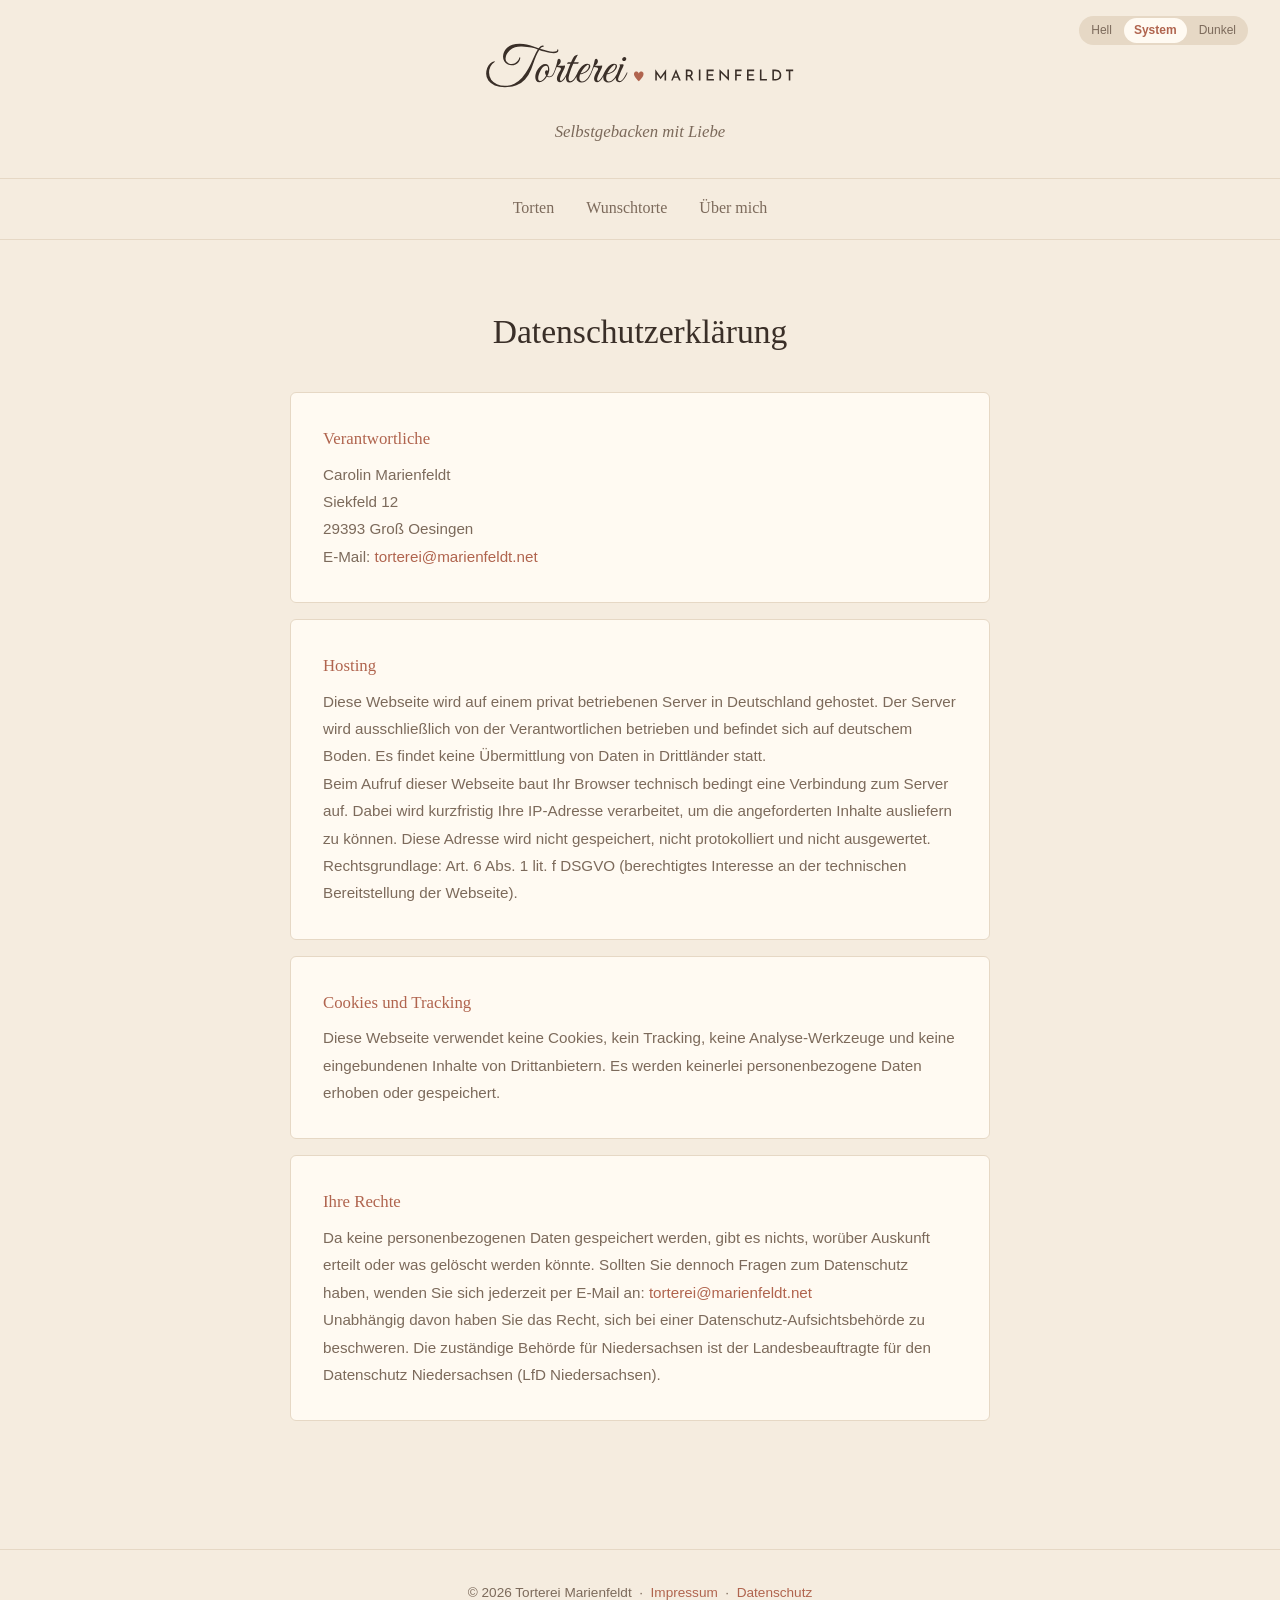
<file: datenschutz.html>
<!DOCTYPE html>
<html lang="de">
<head>
  <meta charset="UTF-8">
  <meta name="viewport" content="width=device-width, initial-scale=1.0">
  <meta name="description" content="Datenschutzerklärung der Torterei Marienfeldt">
  <title>Datenschutz – Torterei Marienfeldt</title>
  <link rel="icon" href="assets/favicon.svg" type="image/svg+xml">

  <meta property="og:type" content="website">
  <meta property="og:site_name" content="Torterei Marienfeldt">
  <meta property="og:title" content="Datenschutz – Torterei Marienfeldt">
  <meta property="og:description" content="Datenschutzerklärung der Torterei Marienfeldt.">
  <meta property="og:image" content="assets/images/torte-regenbogen-1.png">
  <meta property="og:image:width" content="2048">
  <meta property="og:image:height" content="1536">
  <meta property="og:image:alt" content="Rauschende Regenbogen-Torte der Torterei Marienfeldt">
  <meta name="twitter:card" content="summary_large_image">
  <meta name="twitter:title" content="Datenschutz – Torterei Marienfeldt">
  <meta name="twitter:description" content="Datenschutzerklärung der Torterei Marienfeldt.">
  <meta name="twitter:image" content="assets/images/torte-regenbogen-1.png">

  <link rel="stylesheet" href="assets/css/style.css">
  <script src="assets/js/theme.js"></script>
</head>
<body>

  <header class="site-header">
    <div class="seite-inhalt">
      <h1 class="site-header__titel">
        <svg class="site-header__logo" viewBox="0 0 745 160" role="img" aria-label="Torterei Marienfeldt">
          <title>Torterei Marienfeldt</title>
          <path d="M370 76 C367 68 356 72 360 81 C362 86 367 90 370 94 C373 90 378 86 380 81 C384 72 373 68 370 76 Z" class="site-header__logo-herz" />
          <path d="M65.78 104.26Q77.47 104.26 87.14 99.25Q96.82 94.23 104.66 85.56Q112.51 76.88 118.41 66.15Q122.19 59.3 125.49 52.22Q128.8 45.14 131.63 38.83Q134.46 32.52 136.7 27.91Q138.94 23.31 140.48 21.31Q133.99 18.95 125.55 17.12Q117.11 15.29 104.49 14.58Q95.64 14.11 88.73 16.59Q81.83 19.06 77.05 23.25Q72.27 27.44 69.74 32.4Q67.2 37.35 67.2 41.96Q67.2 46.32 69.21 49.09Q71.21 51.87 74.46 53.17Q77.7 54.46 81.12 54.46Q85.37 54.46 88.56 52.69Q91.74 50.92 93.93 48.39Q96.11 45.85 97.23 43.55Q98.35 41.25 98.35 40.19V40.07Q98.94 39.36 99.53 39.36Q100.71 39.36 100.71 41.01Q100.12 46.09 97.11 49.86Q94.1 53.64 89.86 55.64Q85.61 57.65 80.89 57.65Q76.05 57.65 71.57 55.29Q67.08 52.93 64.25 48.45Q61.42 43.96 61.42 37.59Q61.42 32.4 63.72 27.27Q66.02 22.13 70.68 17.83Q75.34 13.52 82.54 10.92Q89.74 8.33 99.53 8.33Q108.26 8.33 115.4 9.98Q122.54 11.63 129.09 14.05Q135.64 16.47 142.37 18.83Q144.25 16.47 146.79 14.4Q149.33 12.34 151.92 12.34Q154.28 12.34 154.28 13.75Q154.28 15.17 152.63 15.17Q150.86 15.17 148.97 16.65Q147.09 18.12 145.67 19.89Q154.05 22.6 161.66 24.55Q169.27 26.5 174.82 26.5Q180.13 26.5 182.43 25.67Q184.73 24.85 184.73 22.96Q184.73 22.25 185.02 21.72Q185.32 21.19 186.14 21.19Q186.73 21.19 186.97 22.19Q187.21 23.19 187.21 23.78Q187.21 26.62 184.2 28.39Q181.19 30.16 176.7 30.16Q172.81 30.16 167.32 29.09Q161.84 28.03 155.7 26.32Q149.56 24.61 143.78 22.49Q139.42 29.57 136.41 36.94Q133.4 44.32 130.86 51.75Q128.32 59.18 125.49 66.38Q119.71 80.78 111.45 89.81Q103.19 98.83 91.92 103.02Q80.65 107.21 65.78 107.21Q52.21 107.21 42.66 103.2Q33.1 99.19 28.08 92.28Q23.07 85.38 23.07 76.88Q23.07 69.57 25.49 63.55Q27.91 57.53 32.21 53.52Q36.52 49.51 42.07 48.21Q42.89 48.21 42.89 48.8Q42.89 49.39 42.3 49.74Q36.17 53.4 32.92 60.07Q29.68 66.74 29.68 74.05Q29.68 83.73 34.57 90.45Q39.47 97.18 47.67 100.72Q55.87 104.26 65.78 104.26ZM144.14 96Q139.3 96 137 92.52Q134.7 89.04 134.7 84.08Q134.7 79.48 136.47 74.52Q138.35 69.1 141.72 64.61Q145.08 60.13 149.15 57.36Q153.22 54.58 157.23 54.58Q162.07 54.58 164.37 57.89Q166.67 61.19 166.67 66.26Q166.67 69.8 165.49 73.7Q164.31 77.59 162.31 81.37Q163.84 82.9 166.67 82.9Q169.98 82.9 172.34 80.78Q174.7 78.65 176.94 73.23Q178.36 73.23 178.36 74.29Q176.11 79.72 173.22 82.25Q170.33 84.79 165.85 84.67Q163.13 84.67 161.36 83.14Q158.06 88.57 153.52 92.28Q148.97 96 144.14 96ZM145.79 93.4Q148.5 93.4 151.22 91.1Q153.93 88.8 156.17 85.85Q158.41 82.9 159.36 80.78Q157.47 77.36 157.18 75.64Q156.88 73.93 156.88 73.11Q156.88 70.87 158.06 69.69Q159.24 68.51 160.42 68.51Q162.07 68.51 163.25 69.92Q163.49 68.62 163.61 67.5Q163.72 66.38 163.72 65.32Q163.72 62.25 162.6 60.31Q161.48 58.36 159.12 58.36Q156.64 58.36 153.93 60.48Q151.22 62.61 148.8 66.15Q146.38 69.69 144.61 74.05Q143.07 77.71 142.25 80.96Q141.42 84.2 141.42 86.91Q141.42 89.86 142.48 91.63Q143.55 93.4 145.79 93.4ZM177.06 72.87Q178 70.87 179.54 66.44Q181.07 62.02 182.72 56.59Q184.37 51.16 185.2 46.32Q185.55 44.43 186.5 43.55Q187.44 42.66 188.5 42.66Q190.04 42.66 191.34 44.14Q192.63 45.61 192.63 48.33Q192.63 51.63 190.69 53.99Q188.74 56.35 185.91 58.48Q187.09 58.59 188.39 58.65Q189.68 58.71 191.22 58.71Q196.76 58.71 202.19 58Q202.43 58.71 202.43 59.07Q202.43 60.6 201.54 62.96Q200.66 65.32 199.71 67.21Q199.24 68.27 197.83 71.04Q196.41 73.82 194.76 77.3Q193.11 80.78 191.99 84.14Q190.86 87.5 190.86 89.86Q190.86 92.93 193.22 92.93Q195.47 92.93 199.48 87.68Q203.49 82.43 207.5 73.23Q208.92 73.23 208.92 74.29Q207.62 77.47 205.67 81.25Q203.73 85.03 201.37 88.39Q199.01 91.75 196.29 93.94Q193.58 96.12 190.63 96.12Q188.39 96.12 186.14 94.29Q183.9 92.46 183.9 88.33Q183.9 84.67 185.32 81.19Q186.73 77.71 188.5 74.64Q190.27 71.57 191.69 69.21Q193.11 66.85 193.11 65.44Q193.11 63.31 190.45 62.37Q187.8 61.43 183.55 61.31Q181.42 66.74 180.36 69.33Q179.3 71.93 178.36 74.29Q176.47 74.29 177.06 72.87ZM231.93 33.7Q230.39 35.94 228.51 39.36Q226.62 42.78 225.03 45.97Q223.43 49.15 222.61 50.81H233.46Q233.46 51.28 233.05 52.34Q232.64 53.4 231.46 53.87H221.19Q219.77 57.06 217.95 61.54Q216.12 66.03 214.41 70.87Q212.69 75.7 211.57 79.89Q210.45 84.08 210.45 86.68Q210.45 90.22 211.4 91.93Q212.34 93.64 214.82 93.64Q218 93.64 220.95 90.51Q223.9 87.39 226.56 82.67Q229.21 77.95 231.22 73.23Q232.64 73.23 232.64 74.29Q231.34 77.47 229.45 81.25Q227.56 85.03 225.14 88.51Q222.72 91.99 219.72 94.17Q216.71 96.35 213.05 96.35Q208.09 96.35 206.32 93.58Q204.55 90.81 204.55 86.44Q204.55 83.26 205.73 78.71Q206.91 74.17 208.62 69.33Q210.33 64.49 211.99 60.3Q213.64 56.12 214.58 53.87H207.03Q207.03 52.93 207.86 51.87Q208.68 50.81 209.63 50.81H215.88Q216.82 48.92 218.06 46.09Q219.3 43.25 221.43 39.83Q223.2 37 225.97 35.35Q228.74 33.7 231.93 33.7ZM239.72 96.47Q235.35 96.47 231.87 93.64Q228.39 90.81 228.39 85.03Q228.39 80.19 230.57 74.76Q232.75 69.33 236.35 64.55Q239.95 59.77 244.38 56.77Q248.8 53.76 253.29 53.76Q255.53 53.76 257.65 55.05Q259.78 56.35 259.78 59.54Q259.78 62.49 257.53 66.03Q255.29 69.57 251.16 72.64Q249.39 73.93 246.68 75.11Q243.96 76.29 241.25 77.06Q238.54 77.83 236.77 77.83Q236.18 79.24 235.65 81.6Q235.11 83.96 235.11 86.44Q235.11 89.39 236.29 91.75Q237.47 94.11 240.66 94.11Q244.55 94.11 247.92 91.87Q251.28 89.63 253.94 86.21Q256.59 82.78 258.48 79.24Q260.37 75.7 261.43 73.23Q262.84 73.23 262.84 74.29Q261.31 77.59 259.36 81.49Q257.42 85.38 254.76 88.74Q252.11 92.11 248.39 94.29Q244.67 96.47 239.72 96.47ZM237.59 75.7Q239.24 75.7 243.14 74.47Q247.03 73.23 250.22 70.51Q253.29 67.8 254.94 64.55Q256.59 61.31 256.59 59.07Q256.59 56.47 254.7 56.47Q253.29 56.47 250.81 58.36Q248.33 60.25 244.67 64.73Q242.43 67.56 240.42 70.87Q238.42 74.17 237.59 75.7ZM261.55 72.87Q262.49 70.87 264.02 66.44Q265.56 62.02 267.21 56.59Q268.86 51.16 269.69 46.32Q270.04 44.43 270.99 43.55Q271.93 42.66 272.99 42.66Q274.53 42.66 275.82 44.14Q277.12 45.61 277.12 48.33Q277.12 51.63 275.18 53.99Q273.23 56.35 270.4 58.48Q271.58 58.59 272.87 58.65Q274.17 58.71 275.71 58.71Q281.25 58.71 286.68 58Q286.92 58.71 286.92 59.07Q286.92 60.6 286.03 62.96Q285.15 65.32 284.2 67.21Q283.73 68.27 282.31 71.04Q280.9 73.82 279.25 77.3Q277.59 80.78 276.47 84.14Q275.35 87.5 275.35 89.86Q275.35 92.93 277.71 92.93Q279.95 92.93 283.97 87.68Q287.98 82.43 291.99 73.23Q293.41 73.23 293.41 74.29Q292.11 77.47 290.16 81.25Q288.21 85.03 285.85 88.39Q283.49 91.75 280.78 93.94Q278.07 96.12 275.12 96.12Q272.87 96.12 270.63 94.29Q268.39 92.46 268.39 88.33Q268.39 84.67 269.81 81.19Q271.22 77.71 272.99 74.64Q274.76 71.57 276.18 69.21Q277.59 66.85 277.59 65.44Q277.59 63.31 274.94 62.37Q272.28 61.43 268.04 61.31Q265.91 66.74 264.85 69.33Q263.79 71.93 262.84 74.29Q260.96 74.29 261.55 72.87ZM300.49 96.47Q296.12 96.47 292.64 93.64Q289.16 90.81 289.16 85.03Q289.16 80.19 291.34 74.76Q293.52 69.33 297.12 64.55Q300.72 59.77 305.15 56.77Q309.57 53.76 314.06 53.76Q316.3 53.76 318.42 55.05Q320.55 56.35 320.55 59.54Q320.55 62.49 318.3 66.03Q316.06 69.57 311.93 72.64Q310.16 73.93 307.45 75.11Q304.73 76.29 302.02 77.06Q299.31 77.83 297.54 77.83Q296.95 79.24 296.42 81.6Q295.88 83.96 295.88 86.44Q295.88 89.39 297.06 91.75Q298.24 94.11 301.43 94.11Q305.32 94.11 308.69 91.87Q312.05 89.63 314.71 86.21Q317.36 82.78 319.25 79.24Q321.14 75.7 322.2 73.23Q323.61 73.23 323.61 74.29Q322.08 77.59 320.13 81.49Q318.19 85.38 315.53 88.74Q312.88 92.11 309.16 94.29Q305.44 96.47 300.49 96.47ZM298.36 75.7Q300.01 75.7 303.91 74.47Q307.8 73.23 310.99 70.51Q314.06 67.8 315.71 64.55Q317.36 61.31 317.36 59.07Q317.36 56.47 315.47 56.47Q314.06 56.47 311.58 58.36Q309.1 60.25 305.44 64.73Q303.2 67.56 301.19 70.87Q299.19 74.17 298.36 75.7ZM325.5 96Q321.14 96 319.37 93.46Q317.6 90.93 317.6 87.62Q317.6 85.85 318.01 84.02Q318.42 82.19 319.01 80.66L326.92 60.48Q327.27 59.54 327.27 58.83Q327.27 57.65 326.68 56.77Q326.09 55.88 325.86 55.53L332.35 55.29Q334.12 55.17 334.88 55.7Q335.65 56.23 335.65 56.94Q335.65 57.65 334.82 59.54Q333.64 62.37 331.64 66.62Q329.63 70.87 327.69 75.35Q325.74 79.83 324.38 83.73Q323.02 87.62 323.02 89.75Q323.02 91.28 323.79 92.34Q324.56 93.4 326.45 93.4Q328.92 93.4 331.34 91.46Q333.76 89.51 335.89 86.44Q338.01 83.37 339.84 79.83Q341.67 76.29 342.97 73.23Q344.38 73.23 344.38 74.29Q343.2 77.24 341.31 81.01Q339.43 84.79 337.01 88.15Q334.59 91.52 331.7 93.76Q328.81 96 325.5 96ZM336 47.97Q334.47 47.97 333.35 46.79Q332.23 45.61 332.23 43.96Q332.23 41.96 333.88 40.36Q335.53 38.77 337.54 38.77Q339.19 38.77 340.37 39.83Q341.55 40.89 341.55 42.55Q341.55 44.67 339.9 46.32Q338.25 47.97 336 47.97Z" fill="currentColor" />
          <path d="M407.47 92V66.5H407.51L420.63 85.1L419.07 84.76L432.12 66.5H432.19V92H428.59V74.69L428.82 76.56L419.71 89.45H419.64L410.36 76.56L410.97 74.86V92ZM443.61 92 454.46 66.33H454.66L465.51 92H461.36L453.47 72.01L456.09 70.27L447.18 92ZM450.21 82.75H458.98L460.24 85.88H449.12ZM483.69 67.32Q485.63 67.32 487.28 67.84Q488.93 68.37 490.1 69.36Q491.27 70.34 491.94 71.79Q492.6 73.23 492.6 75.14Q492.6 76.6 492.16 78.03Q491.72 79.45 490.73 80.61Q489.74 81.77 488.15 82.46Q486.55 83.16 484.17 83.16H480.56V92H476.93V67.32ZM484.1 79.69Q485.49 79.69 486.43 79.25Q487.36 78.81 487.89 78.14Q488.42 77.48 488.64 76.72Q488.86 75.95 488.86 75.24Q488.86 74.56 488.64 73.81Q488.42 73.06 487.89 72.38Q487.36 71.7 486.48 71.26Q485.6 70.82 484.3 70.82H480.56V79.69ZM488.28 81.8 494.67 92H490.46L483.96 81.9ZM506.54 67.32H510.17V92H506.54ZM524.11 67.32H540.33V70.82H527.75V77.86H538.93V81.36H527.75V88.5H540.8V92H524.11ZM574.9 92.85 555.9 73.98 556.95 74.32 557.05 92H553.38V66.53H553.55L572.32 85.44L571.47 85.2L571.4 67.32H575V92.85ZM588.97 67.32H603.76V70.82H592.61V78.23H602.37V81.7H592.61V92H588.97ZM616.07 67.32H632.29V70.82H619.71V77.86H630.89V81.36H619.71V88.5H632.76V92H616.07ZM645.34 67.32H648.98V88.5H661.32V92H645.34ZM673.62 92V67.32H680.49Q684.16 67.32 686.75 68.44Q689.33 69.56 690.91 71.4Q692.49 73.23 693.22 75.48Q693.95 77.72 693.95 80Q693.95 82.75 692.97 84.96Q691.98 87.17 690.28 88.75Q688.58 90.33 686.37 91.17Q684.16 92 681.68 92ZM677.26 88.5H681Q683.01 88.5 684.69 87.92Q686.37 87.34 687.61 86.22Q688.85 85.1 689.53 83.47Q690.21 81.83 690.21 79.73Q690.21 77.45 689.45 75.76Q688.68 74.08 687.43 72.98Q686.17 71.87 684.62 71.34Q683.07 70.82 681.48 70.82H677.26ZM704.56 67.32H721.01V70.82H714.52V92H710.88V70.82H704.56Z" fill="currentColor" />
        </svg>
      </h1>
      <p class="site-header__untertitel">Selbstgebacken mit Liebe</p>
    </div>
    <div class="header-controls">
      <div class="theme-switch" role="group" aria-label="Farbschema">
        <button class="theme-switch__btn" data-theme-set="light">Hell</button>
        <button class="theme-switch__btn" data-theme-set="system">System</button>
        <button class="theme-switch__btn" data-theme-set="dark">Dunkel</button>
      </div>
    </div>
  </header>

  <nav class="site-nav" aria-label="Hauptnavigation">
    <ul class="site-nav__liste">
      <li><a class="site-nav__link" href="index.html#torten">Torten</a></li>
      <li><a class="site-nav__link" href="index.html#kontakt">Wunschtorte</a></li>
      <li><a class="site-nav__link" href="index.html#ueber-uns">Über mich</a></li>
    </ul>
  </nav>

  <main>
    <div class="seite-inhalt">

      <section class="impressum">
        <h2 class="abschnitt-titel">Datenschutzerklärung</h2>

        <div class="impressum__block">
          <h3 class="impressum__rubrik">Verantwortliche</h3>
          <p>
            Carolin Marienfeldt<br>
            Siekfeld 12<br>
            29393 Groß Oesingen<br>
            E-Mail: <a href="mailto:torterei@marienfeldt.net">torterei@marienfeldt.net</a>
          </p>
        </div>

        <div class="impressum__block">
          <h3 class="impressum__rubrik">Hosting</h3>
          <p>
            Diese Webseite wird auf einem privat betriebenen Server in Deutschland gehostet.
            Der Server wird ausschließlich von der Verantwortlichen betrieben und befindet
            sich auf deutschem Boden. Es findet keine Übermittlung von Daten in Drittländer statt.
          </p>
          <p>
            Beim Aufruf dieser Webseite baut Ihr Browser technisch bedingt eine Verbindung
            zum Server auf. Dabei wird kurzfristig Ihre IP-Adresse verarbeitet, um die
            angeforderten Inhalte ausliefern zu können. Diese Adresse wird nicht gespeichert,
            nicht protokolliert und nicht ausgewertet.
          </p>
          <p>
            Rechtsgrundlage: Art. 6 Abs. 1 lit. f DSGVO (berechtigtes Interesse an der
            technischen Bereitstellung der Webseite).
          </p>
        </div>

        <div class="impressum__block">
          <h3 class="impressum__rubrik">Cookies und Tracking</h3>
          <p>
            Diese Webseite verwendet keine Cookies, kein Tracking, keine Analyse-Werkzeuge
            und keine eingebundenen Inhalte von Drittanbietern. Es werden keinerlei
            personenbezogene Daten erhoben oder gespeichert.
          </p>
        </div>

        <div class="impressum__block">
          <h3 class="impressum__rubrik">Ihre Rechte</h3>
          <p>
            Da keine personenbezogenen Daten gespeichert werden, gibt es nichts, worüber
            Auskunft erteilt oder was gelöscht werden könnte. Sollten Sie dennoch Fragen
            zum Datenschutz haben, wenden Sie sich jederzeit per E-Mail an:
            <a href="mailto:torterei@marienfeldt.net">torterei@marienfeldt.net</a>
          </p>
          <p>
            Unabhängig davon haben Sie das Recht, sich bei einer Datenschutz-Aufsichtsbehörde
            zu beschweren. Die zuständige Behörde für Niedersachsen ist der
            Landesbeauftragte für den Datenschutz Niedersachsen (LfD Niedersachsen).
          </p>
        </div>

      </section>

    </div>
  </main>

  <footer class="site-footer">
    <div class="seite-inhalt">
      <p>&copy; 2026 Torterei Marienfeldt &nbsp;·&nbsp; <a href="impressum.html">Impressum</a> &nbsp;·&nbsp; <a href="datenschutz.html">Datenschutz</a></p>
    </div>
  </footer>

</body>
</html>
</file>
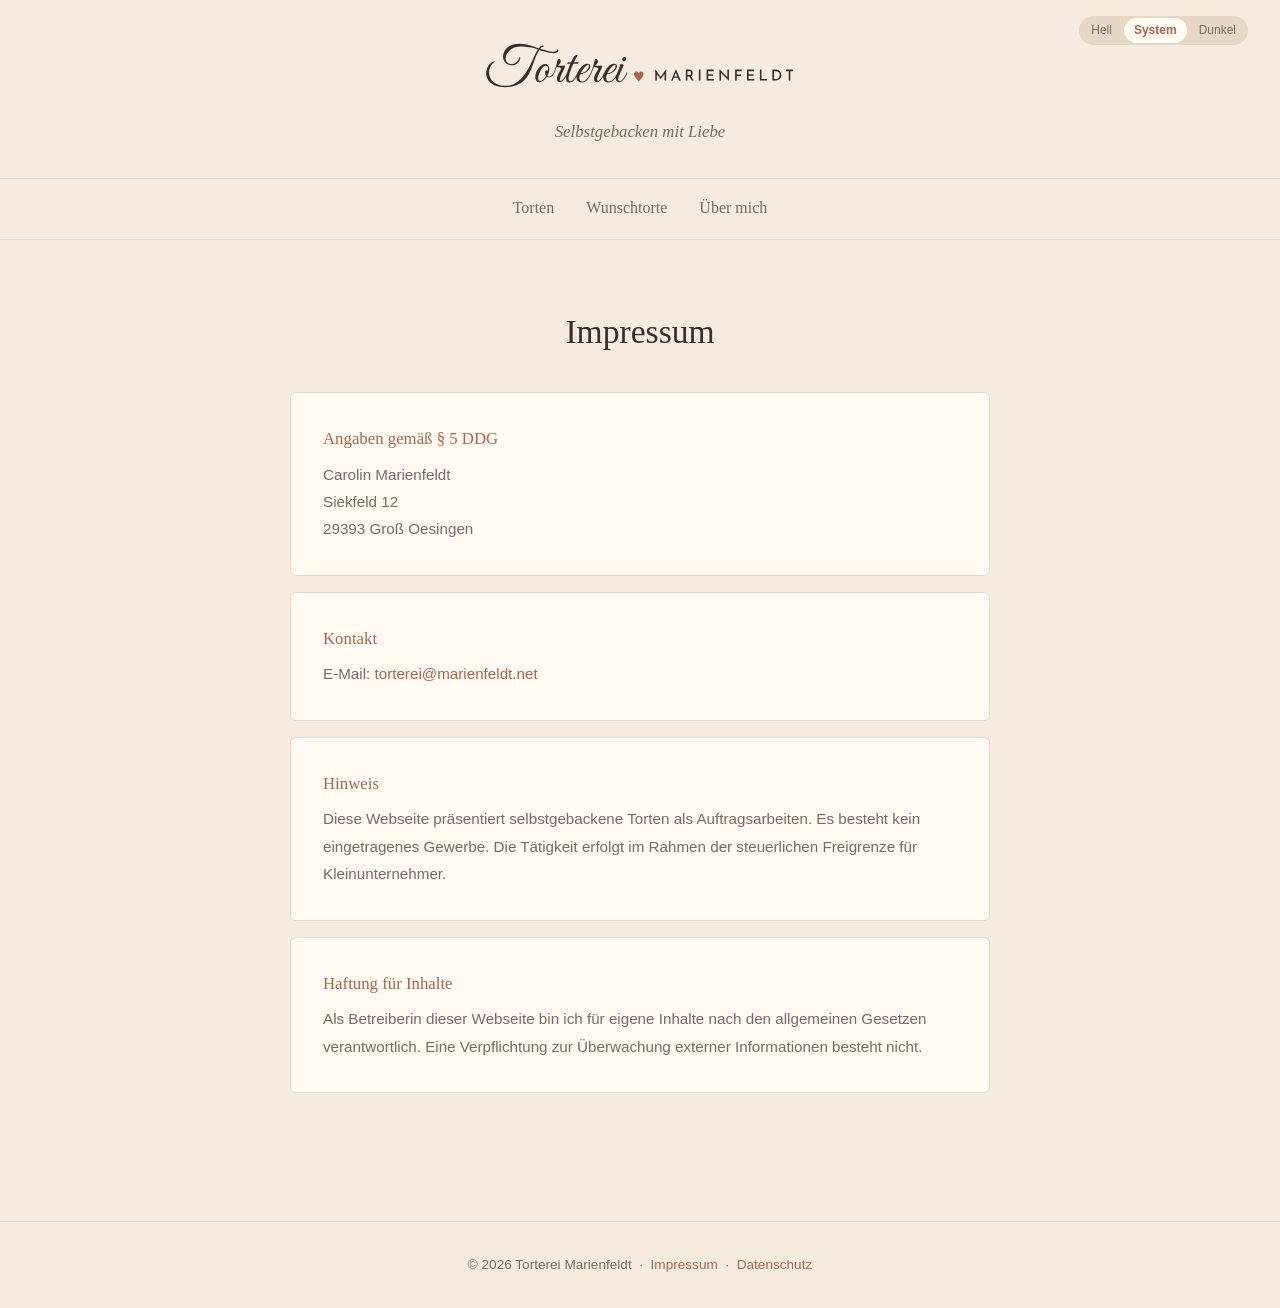
<file: impressum.html>
<!DOCTYPE html>
<html lang="de">
<head>
  <meta charset="UTF-8">
  <meta name="viewport" content="width=device-width, initial-scale=1.0">
  <meta name="description" content="Impressum der Torterei Marienfeldt">
  <title>Impressum – Torterei Marienfeldt</title>
  <link rel="icon" href="assets/favicon.svg" type="image/svg+xml">

  <meta property="og:type" content="website">
  <meta property="og:site_name" content="Torterei Marienfeldt">
  <meta property="og:title" content="Impressum – Torterei Marienfeldt">
  <meta property="og:description" content="Impressum der Torterei Marienfeldt.">
  <meta property="og:image" content="assets/images/torte-regenbogen-1.png">
  <meta property="og:image:width" content="2048">
  <meta property="og:image:height" content="1536">
  <meta property="og:image:alt" content="Rauschende Regenbogen-Torte der Torterei Marienfeldt">
  <meta name="twitter:card" content="summary_large_image">
  <meta name="twitter:title" content="Impressum – Torterei Marienfeldt">
  <meta name="twitter:description" content="Impressum der Torterei Marienfeldt.">
  <meta name="twitter:image" content="assets/images/torte-regenbogen-1.png">

  <link rel="stylesheet" href="assets/css/style.css">
  <script src="assets/js/theme.js"></script>
</head>
<body>

  <header class="site-header">
    <div class="seite-inhalt">
      <h1 class="site-header__titel">
        <svg class="site-header__logo" viewBox="0 0 745 160" role="img" aria-label="Torterei Marienfeldt">
          <title>Torterei Marienfeldt</title>
          <path d="M370 76 C367 68 356 72 360 81 C362 86 367 90 370 94 C373 90 378 86 380 81 C384 72 373 68 370 76 Z" class="site-header__logo-herz" />
          <path d="M65.78 104.26Q77.47 104.26 87.14 99.25Q96.82 94.23 104.66 85.56Q112.51 76.88 118.41 66.15Q122.19 59.3 125.49 52.22Q128.8 45.14 131.63 38.83Q134.46 32.52 136.7 27.91Q138.94 23.31 140.48 21.31Q133.99 18.95 125.55 17.12Q117.11 15.29 104.49 14.58Q95.64 14.11 88.73 16.59Q81.83 19.06 77.05 23.25Q72.27 27.44 69.74 32.4Q67.2 37.35 67.2 41.96Q67.2 46.32 69.21 49.09Q71.21 51.87 74.46 53.17Q77.7 54.46 81.12 54.46Q85.37 54.46 88.56 52.69Q91.74 50.92 93.93 48.39Q96.11 45.85 97.23 43.55Q98.35 41.25 98.35 40.19V40.07Q98.94 39.36 99.53 39.36Q100.71 39.36 100.71 41.01Q100.12 46.09 97.11 49.86Q94.1 53.64 89.86 55.64Q85.61 57.65 80.89 57.65Q76.05 57.65 71.57 55.29Q67.08 52.93 64.25 48.45Q61.42 43.96 61.42 37.59Q61.42 32.4 63.72 27.27Q66.02 22.13 70.68 17.83Q75.34 13.52 82.54 10.92Q89.74 8.33 99.53 8.33Q108.26 8.33 115.4 9.98Q122.54 11.63 129.09 14.05Q135.64 16.47 142.37 18.83Q144.25 16.47 146.79 14.4Q149.33 12.34 151.92 12.34Q154.28 12.34 154.28 13.75Q154.28 15.17 152.63 15.17Q150.86 15.17 148.97 16.65Q147.09 18.12 145.67 19.89Q154.05 22.6 161.66 24.55Q169.27 26.5 174.82 26.5Q180.13 26.5 182.43 25.67Q184.73 24.85 184.73 22.96Q184.73 22.25 185.02 21.72Q185.32 21.19 186.14 21.19Q186.73 21.19 186.97 22.19Q187.21 23.19 187.21 23.78Q187.21 26.62 184.2 28.39Q181.19 30.16 176.7 30.16Q172.81 30.16 167.32 29.09Q161.84 28.03 155.7 26.32Q149.56 24.61 143.78 22.49Q139.42 29.57 136.41 36.94Q133.4 44.32 130.86 51.75Q128.32 59.18 125.49 66.38Q119.71 80.78 111.45 89.81Q103.19 98.83 91.92 103.02Q80.65 107.21 65.78 107.21Q52.21 107.21 42.66 103.2Q33.1 99.19 28.08 92.28Q23.07 85.38 23.07 76.88Q23.07 69.57 25.49 63.55Q27.91 57.53 32.21 53.52Q36.52 49.51 42.07 48.21Q42.89 48.21 42.89 48.8Q42.89 49.39 42.3 49.74Q36.17 53.4 32.92 60.07Q29.68 66.74 29.68 74.05Q29.68 83.73 34.57 90.45Q39.47 97.18 47.67 100.72Q55.87 104.26 65.78 104.26ZM144.14 96Q139.3 96 137 92.52Q134.7 89.04 134.7 84.08Q134.7 79.48 136.47 74.52Q138.35 69.1 141.72 64.61Q145.08 60.13 149.15 57.36Q153.22 54.58 157.23 54.58Q162.07 54.58 164.37 57.89Q166.67 61.19 166.67 66.26Q166.67 69.8 165.49 73.7Q164.31 77.59 162.31 81.37Q163.84 82.9 166.67 82.9Q169.98 82.9 172.34 80.78Q174.7 78.65 176.94 73.23Q178.36 73.23 178.36 74.29Q176.11 79.72 173.22 82.25Q170.33 84.79 165.85 84.67Q163.13 84.67 161.36 83.14Q158.06 88.57 153.52 92.28Q148.97 96 144.14 96ZM145.79 93.4Q148.5 93.4 151.22 91.1Q153.93 88.8 156.17 85.85Q158.41 82.9 159.36 80.78Q157.47 77.36 157.18 75.64Q156.88 73.93 156.88 73.11Q156.88 70.87 158.06 69.69Q159.24 68.51 160.42 68.51Q162.07 68.51 163.25 69.92Q163.49 68.62 163.61 67.5Q163.72 66.38 163.72 65.32Q163.72 62.25 162.6 60.31Q161.48 58.36 159.12 58.36Q156.64 58.36 153.93 60.48Q151.22 62.61 148.8 66.15Q146.38 69.69 144.61 74.05Q143.07 77.71 142.25 80.96Q141.42 84.2 141.42 86.91Q141.42 89.86 142.48 91.63Q143.55 93.4 145.79 93.4ZM177.06 72.87Q178 70.87 179.54 66.44Q181.07 62.02 182.72 56.59Q184.37 51.16 185.2 46.32Q185.55 44.43 186.5 43.55Q187.44 42.66 188.5 42.66Q190.04 42.66 191.34 44.14Q192.63 45.61 192.63 48.33Q192.63 51.63 190.69 53.99Q188.74 56.35 185.91 58.48Q187.09 58.59 188.39 58.65Q189.68 58.71 191.22 58.71Q196.76 58.71 202.19 58Q202.43 58.71 202.43 59.07Q202.43 60.6 201.54 62.96Q200.66 65.32 199.71 67.21Q199.24 68.27 197.83 71.04Q196.41 73.82 194.76 77.3Q193.11 80.78 191.99 84.14Q190.86 87.5 190.86 89.86Q190.86 92.93 193.22 92.93Q195.47 92.93 199.48 87.68Q203.49 82.43 207.5 73.23Q208.92 73.23 208.92 74.29Q207.62 77.47 205.67 81.25Q203.73 85.03 201.37 88.39Q199.01 91.75 196.29 93.94Q193.58 96.12 190.63 96.12Q188.39 96.12 186.14 94.29Q183.9 92.46 183.9 88.33Q183.9 84.67 185.32 81.19Q186.73 77.71 188.5 74.64Q190.27 71.57 191.69 69.21Q193.11 66.85 193.11 65.44Q193.11 63.31 190.45 62.37Q187.8 61.43 183.55 61.31Q181.42 66.74 180.36 69.33Q179.3 71.93 178.36 74.29Q176.47 74.29 177.06 72.87ZM231.93 33.7Q230.39 35.94 228.51 39.36Q226.62 42.78 225.03 45.97Q223.43 49.15 222.61 50.81H233.46Q233.46 51.28 233.05 52.34Q232.64 53.4 231.46 53.87H221.19Q219.77 57.06 217.95 61.54Q216.12 66.03 214.41 70.87Q212.69 75.7 211.57 79.89Q210.45 84.08 210.45 86.68Q210.45 90.22 211.4 91.93Q212.34 93.64 214.82 93.64Q218 93.64 220.95 90.51Q223.9 87.39 226.56 82.67Q229.21 77.95 231.22 73.23Q232.64 73.23 232.64 74.29Q231.34 77.47 229.45 81.25Q227.56 85.03 225.14 88.51Q222.72 91.99 219.72 94.17Q216.71 96.35 213.05 96.35Q208.09 96.35 206.32 93.58Q204.55 90.81 204.55 86.44Q204.55 83.26 205.73 78.71Q206.91 74.17 208.62 69.33Q210.33 64.49 211.99 60.3Q213.64 56.12 214.58 53.87H207.03Q207.03 52.93 207.86 51.87Q208.68 50.81 209.63 50.81H215.88Q216.82 48.92 218.06 46.09Q219.3 43.25 221.43 39.83Q223.2 37 225.97 35.35Q228.74 33.7 231.93 33.7ZM239.72 96.47Q235.35 96.47 231.87 93.64Q228.39 90.81 228.39 85.03Q228.39 80.19 230.57 74.76Q232.75 69.33 236.35 64.55Q239.95 59.77 244.38 56.77Q248.8 53.76 253.29 53.76Q255.53 53.76 257.65 55.05Q259.78 56.35 259.78 59.54Q259.78 62.49 257.53 66.03Q255.29 69.57 251.16 72.64Q249.39 73.93 246.68 75.11Q243.96 76.29 241.25 77.06Q238.54 77.83 236.77 77.83Q236.18 79.24 235.65 81.6Q235.11 83.96 235.11 86.44Q235.11 89.39 236.29 91.75Q237.47 94.11 240.66 94.11Q244.55 94.11 247.92 91.87Q251.28 89.63 253.94 86.21Q256.59 82.78 258.48 79.24Q260.37 75.7 261.43 73.23Q262.84 73.23 262.84 74.29Q261.31 77.59 259.36 81.49Q257.42 85.38 254.76 88.74Q252.11 92.11 248.39 94.29Q244.67 96.47 239.72 96.47ZM237.59 75.7Q239.24 75.7 243.14 74.47Q247.03 73.23 250.22 70.51Q253.29 67.8 254.94 64.55Q256.59 61.31 256.59 59.07Q256.59 56.47 254.7 56.47Q253.29 56.47 250.81 58.36Q248.33 60.25 244.67 64.73Q242.43 67.56 240.42 70.87Q238.42 74.17 237.59 75.7ZM261.55 72.87Q262.49 70.87 264.02 66.44Q265.56 62.02 267.21 56.59Q268.86 51.16 269.69 46.32Q270.04 44.43 270.99 43.55Q271.93 42.66 272.99 42.66Q274.53 42.66 275.82 44.14Q277.12 45.61 277.12 48.33Q277.12 51.63 275.18 53.99Q273.23 56.35 270.4 58.48Q271.58 58.59 272.87 58.65Q274.17 58.71 275.71 58.71Q281.25 58.71 286.68 58Q286.92 58.71 286.92 59.07Q286.92 60.6 286.03 62.96Q285.15 65.32 284.2 67.21Q283.73 68.27 282.31 71.04Q280.9 73.82 279.25 77.3Q277.59 80.78 276.47 84.14Q275.35 87.5 275.35 89.86Q275.35 92.93 277.71 92.93Q279.95 92.93 283.97 87.68Q287.98 82.43 291.99 73.23Q293.41 73.23 293.41 74.29Q292.11 77.47 290.16 81.25Q288.21 85.03 285.85 88.39Q283.49 91.75 280.78 93.94Q278.07 96.12 275.12 96.12Q272.87 96.12 270.63 94.29Q268.39 92.46 268.39 88.33Q268.39 84.67 269.81 81.19Q271.22 77.71 272.99 74.64Q274.76 71.57 276.18 69.21Q277.59 66.85 277.59 65.44Q277.59 63.31 274.94 62.37Q272.28 61.43 268.04 61.31Q265.91 66.74 264.85 69.33Q263.79 71.93 262.84 74.29Q260.96 74.29 261.55 72.87ZM300.49 96.47Q296.12 96.47 292.64 93.64Q289.16 90.81 289.16 85.03Q289.16 80.19 291.34 74.76Q293.52 69.33 297.12 64.55Q300.72 59.77 305.15 56.77Q309.57 53.76 314.06 53.76Q316.3 53.76 318.42 55.05Q320.55 56.35 320.55 59.54Q320.55 62.49 318.3 66.03Q316.06 69.57 311.93 72.64Q310.16 73.93 307.45 75.11Q304.73 76.29 302.02 77.06Q299.31 77.83 297.54 77.83Q296.95 79.24 296.42 81.6Q295.88 83.96 295.88 86.44Q295.88 89.39 297.06 91.75Q298.24 94.11 301.43 94.11Q305.32 94.11 308.69 91.87Q312.05 89.63 314.71 86.21Q317.36 82.78 319.25 79.24Q321.14 75.7 322.2 73.23Q323.61 73.23 323.61 74.29Q322.08 77.59 320.13 81.49Q318.19 85.38 315.53 88.74Q312.88 92.11 309.16 94.29Q305.44 96.47 300.49 96.47ZM298.36 75.7Q300.01 75.7 303.91 74.47Q307.8 73.23 310.99 70.51Q314.06 67.8 315.71 64.55Q317.36 61.31 317.36 59.07Q317.36 56.47 315.47 56.47Q314.06 56.47 311.58 58.36Q309.1 60.25 305.44 64.73Q303.2 67.56 301.19 70.87Q299.19 74.17 298.36 75.7ZM325.5 96Q321.14 96 319.37 93.46Q317.6 90.93 317.6 87.62Q317.6 85.85 318.01 84.02Q318.42 82.19 319.01 80.66L326.92 60.48Q327.27 59.54 327.27 58.83Q327.27 57.65 326.68 56.77Q326.09 55.88 325.86 55.53L332.35 55.29Q334.12 55.17 334.88 55.7Q335.65 56.23 335.65 56.94Q335.65 57.65 334.82 59.54Q333.64 62.37 331.64 66.62Q329.63 70.87 327.69 75.35Q325.74 79.83 324.38 83.73Q323.02 87.62 323.02 89.75Q323.02 91.28 323.79 92.34Q324.56 93.4 326.45 93.4Q328.92 93.4 331.34 91.46Q333.76 89.51 335.89 86.44Q338.01 83.37 339.84 79.83Q341.67 76.29 342.97 73.23Q344.38 73.23 344.38 74.29Q343.2 77.24 341.31 81.01Q339.43 84.79 337.01 88.15Q334.59 91.52 331.7 93.76Q328.81 96 325.5 96ZM336 47.97Q334.47 47.97 333.35 46.79Q332.23 45.61 332.23 43.96Q332.23 41.96 333.88 40.36Q335.53 38.77 337.54 38.77Q339.19 38.77 340.37 39.83Q341.55 40.89 341.55 42.55Q341.55 44.67 339.9 46.32Q338.25 47.97 336 47.97Z" fill="currentColor" />
          <path d="M407.47 92V66.5H407.51L420.63 85.1L419.07 84.76L432.12 66.5H432.19V92H428.59V74.69L428.82 76.56L419.71 89.45H419.64L410.36 76.56L410.97 74.86V92ZM443.61 92 454.46 66.33H454.66L465.51 92H461.36L453.47 72.01L456.09 70.27L447.18 92ZM450.21 82.75H458.98L460.24 85.88H449.12ZM483.69 67.32Q485.63 67.32 487.28 67.84Q488.93 68.37 490.1 69.36Q491.27 70.34 491.94 71.79Q492.6 73.23 492.6 75.14Q492.6 76.6 492.16 78.03Q491.72 79.45 490.73 80.61Q489.74 81.77 488.15 82.46Q486.55 83.16 484.17 83.16H480.56V92H476.93V67.32ZM484.1 79.69Q485.49 79.69 486.43 79.25Q487.36 78.81 487.89 78.14Q488.42 77.48 488.64 76.72Q488.86 75.95 488.86 75.24Q488.86 74.56 488.64 73.81Q488.42 73.06 487.89 72.38Q487.36 71.7 486.48 71.26Q485.6 70.82 484.3 70.82H480.56V79.69ZM488.28 81.8 494.67 92H490.46L483.96 81.9ZM506.54 67.32H510.17V92H506.54ZM524.11 67.32H540.33V70.82H527.75V77.86H538.93V81.36H527.75V88.5H540.8V92H524.11ZM574.9 92.85 555.9 73.98 556.95 74.32 557.05 92H553.38V66.53H553.55L572.32 85.44L571.47 85.2L571.4 67.32H575V92.85ZM588.97 67.32H603.76V70.82H592.61V78.23H602.37V81.7H592.61V92H588.97ZM616.07 67.32H632.29V70.82H619.71V77.86H630.89V81.36H619.71V88.5H632.76V92H616.07ZM645.34 67.32H648.98V88.5H661.32V92H645.34ZM673.62 92V67.32H680.49Q684.16 67.32 686.75 68.44Q689.33 69.56 690.91 71.4Q692.49 73.23 693.22 75.48Q693.95 77.72 693.95 80Q693.95 82.75 692.97 84.96Q691.98 87.17 690.28 88.75Q688.58 90.33 686.37 91.17Q684.16 92 681.68 92ZM677.26 88.5H681Q683.01 88.5 684.69 87.92Q686.37 87.34 687.61 86.22Q688.85 85.1 689.53 83.47Q690.21 81.83 690.21 79.73Q690.21 77.45 689.45 75.76Q688.68 74.08 687.43 72.98Q686.17 71.87 684.62 71.34Q683.07 70.82 681.48 70.82H677.26ZM704.56 67.32H721.01V70.82H714.52V92H710.88V70.82H704.56Z" fill="currentColor" />
        </svg>
      </h1>
      <p class="site-header__untertitel">Selbstgebacken mit Liebe</p>
    </div>
    <div class="header-controls">
      <div class="theme-switch" role="group" aria-label="Farbschema">
        <button class="theme-switch__btn" data-theme-set="light">Hell</button>
        <button class="theme-switch__btn" data-theme-set="system">System</button>
        <button class="theme-switch__btn" data-theme-set="dark">Dunkel</button>
      </div>
    </div>
  </header>

  <nav class="site-nav" aria-label="Hauptnavigation">
    <ul class="site-nav__liste">
      <li><a class="site-nav__link" href="index.html#torten">Torten</a></li>
      <li><a class="site-nav__link" href="index.html#kontakt">Wunschtorte</a></li>
      <li><a class="site-nav__link" href="index.html#ueber-uns">Über mich</a></li>
    </ul>
  </nav>

  <main>
    <div class="seite-inhalt">

      <section class="impressum">
        <h2 class="abschnitt-titel">Impressum</h2>

        <div class="impressum__block">
          <h3 class="impressum__rubrik">Angaben gemäß § 5 DDG</h3>
          <p>
            Carolin Marienfeldt<br>
            Siekfeld 12<br>
            29393 Groß Oesingen
          </p>
        </div>

        <div class="impressum__block">
          <h3 class="impressum__rubrik">Kontakt</h3>
          <p>
            E-Mail: <a href="mailto:torterei@marienfeldt.net">torterei@marienfeldt.net</a>
          </p>
        </div>

        <div class="impressum__block">
          <h3 class="impressum__rubrik">Hinweis</h3>
          <p>
            Diese Webseite präsentiert selbstgebackene Torten als Auftragsarbeiten.
            Es besteht kein eingetragenes Gewerbe. Die Tätigkeit erfolgt im Rahmen
            der steuerlichen Freigrenze für Kleinunternehmer.
          </p>
        </div>

        <div class="impressum__block">
          <h3 class="impressum__rubrik">Haftung für Inhalte</h3>
          <p>
            Als Betreiberin dieser Webseite bin ich für eigene Inhalte nach den
            allgemeinen Gesetzen verantwortlich. Eine Verpflichtung zur Überwachung
            externer Informationen besteht nicht.
          </p>
        </div>

      </section>

    </div>
  </main>

  <footer class="site-footer">
    <div class="seite-inhalt">
      <p>&copy; 2026 Torterei Marienfeldt &nbsp;·&nbsp; <a href="impressum.html">Impressum</a> &nbsp;·&nbsp; <a href="datenschutz.html">Datenschutz</a></p>
    </div>
  </footer>

</body>
</html>
</file>
<file: assets/css/style.css>
/* === Custom Properties === */
:root {
  --farbe-hintergrund: #f5ecdf;
  --farbe-text: #3a2f28;
  --farbe-text-hell: #7c6a5b;
  --farbe-akzent: #b0644e;
  --farbe-akzent-hell: #c37e63;
  --farbe-linie: #e6d8c5;
  --farbe-karte: #fffaf2;
  --farbe-panel: #efe4d2;

  --schrift-kopf: 'Georgia', 'Times New Roman', serif;
  --schrift-text: 'Helvetica Neue', Arial, sans-serif;

  --abstand-s: 0.5rem;
  --abstand-m: 1rem;
  --abstand-l: 2rem;
  --abstand-xl: 4rem;

  --radius: 6px;
  --schatten: 0 1px 4px rgba(58, 47, 40, 0.07);
}

@media (prefers-color-scheme: dark) {
  :root {
    --farbe-hintergrund: #191410;
    --farbe-text: #efe3d4;
    --farbe-text-hell: #b3a08d;
    --farbe-akzent: #d38a70;
    --farbe-akzent-hell: #e0a184;
    --farbe-linie: #35291f;
    --farbe-karte: #241c15;
    --farbe-panel: #241c15;
    --schatten: 0 1px 4px rgba(0, 0, 0, 0.4);
  }
}

[data-theme="dark"] {
  --farbe-hintergrund: #191410;
  --farbe-text: #efe3d4;
  --farbe-text-hell: #b3a08d;
  --farbe-akzent: #d38a70;
  --farbe-akzent-hell: #e0a184;
  --farbe-linie: #35291f;
  --farbe-karte: #241c15;
  --farbe-panel: #241c15;
  --schatten: 0 1px 4px rgba(0, 0, 0, 0.4);
}

[data-theme="light"] {
  --farbe-hintergrund: #f5ecdf;
  --farbe-text: #3a2f28;
  --farbe-text-hell: #7c6a5b;
  --farbe-akzent: #b0644e;
  --farbe-akzent-hell: #c37e63;
  --farbe-linie: #e6d8c5;
  --farbe-karte: #fffaf2;
  --farbe-panel: #efe4d2;
  --schatten: 0 1px 4px rgba(58, 47, 40, 0.07);
}

/* === Theme-Schalter === */
.theme-switch {
  display: flex;
  gap: 2px;
  align-items: center;
  background-color: var(--farbe-linie);
  border-radius: 999px;
  padding: 2px;
}

.theme-switch__btn {
  background: none;
  border: none;
  cursor: pointer;
  font-size: 0.75rem;
  padding: 3px 10px;
  border-radius: 999px;
  color: var(--farbe-text-hell);
  line-height: 1.6;
}

.theme-switch__btn:hover {
  color: var(--farbe-akzent);
}

.theme-switch__btn--aktiv {
  background-color: var(--farbe-karte);
  color: var(--farbe-akzent);
  font-weight: bold;
}

/* === Reset === */
*, *::before, *::after {
  box-sizing: border-box;
  margin: 0;
  padding: 0;
}

/* === Basis === */
html {
  font-size: 16px;
  scroll-behavior: smooth;
}

body {
  background-color: var(--farbe-hintergrund);
  color: var(--farbe-text);
  font-family: var(--schrift-text);
  line-height: 1.65;
  min-height: 100vh;
  display: flex;
  flex-direction: column;
}

img {
  display: block;
  max-width: 100%;
  height: auto;
}

/* === Layout === */
.seite-inhalt {
  max-width: 1080px;
  margin: 0 auto;
  padding: 0 var(--abstand-l);
  width: 100%;
}

/* === Header-Controls (Theme-Schalter) === */
.header-controls {
  position: absolute;
  top: var(--abstand-m);
  right: var(--abstand-l);
  display: flex;
  align-items: center;
  gap: var(--abstand-m);
}

/* === Kopfbereich === */
.site-header {
  position: relative;
  background-color: var(--farbe-hintergrund);
  padding: calc(var(--abstand-l) + var(--abstand-s)) 0 var(--abstand-l);
  text-align: center;
}

.site-header__titel {
  color: var(--farbe-text);
}

.site-header__logo {
  display: block;
  height: clamp(2.6rem, 8vw, 4.4rem);
  width: auto;
  margin: 0 auto;
}

.site-header__logo-herz {
  fill: var(--farbe-akzent);
}

.site-header__untertitel {
  font-family: var(--schrift-kopf);
  font-size: 1.05rem;
  color: var(--farbe-text-hell);
  margin-top: var(--abstand-s);
  font-style: italic;
}

/* === Navigation === */
.site-nav {
  background-color: var(--farbe-hintergrund);
  border-top: 1px solid var(--farbe-linie);
  border-bottom: 1px solid var(--farbe-linie);
}

.site-nav__liste {
  list-style: none;
  display: flex;
  justify-content: center;
  flex-wrap: wrap;
  gap: var(--abstand-m);
}

.site-nav__link {
  display: block;
  padding: var(--abstand-m) var(--abstand-s);
  color: var(--farbe-text-hell);
  text-decoration: none;
  font-family: var(--schrift-kopf);
  font-size: 1rem;
  border-bottom: 2px solid transparent;
  transition: color 0.2s, border-color 0.2s;
}

.site-nav__link:hover {
  color: var(--farbe-akzent);
  border-bottom-color: var(--farbe-akzent);
}

/* === Hauptinhalt === */
main {
  flex: 1;
  padding: var(--abstand-xl) 0;
}

/* === Abschnitt-Überschriften === */
.abschnitt-titel {
  font-family: var(--schrift-kopf);
  font-size: clamp(1.5rem, 3vw, 2.1rem);
  font-weight: normal;
  color: var(--farbe-text);
  margin-bottom: var(--abstand-l);
  text-align: center;
}

.kontakt__box .abschnitt-titel,
.ueber-uns__box .abschnitt-titel {
  margin-bottom: var(--abstand-m);
  text-align: left;
}

/* === Torten-Galerie === */
.torten-galerie {
  margin-bottom: var(--abstand-xl);
}

.torten-galerie__intro {
  color: var(--farbe-text-hell);
  font-family: var(--schrift-kopf);
  font-style: italic;
  font-size: 1.1rem;
  margin: calc(-1 * var(--abstand-m)) auto var(--abstand-l);
  max-width: 40ch;
  text-align: center;
}

.torten-galerie__raster {
  column-count: 3;
  column-gap: var(--abstand-l);
}

@media (max-width: 900px) {
  .torten-galerie__raster {
    column-count: 2;
  }
}

/* === Torten-Karte === */
.torte-card {
  break-inside: avoid;
  width: 100%;
  margin-bottom: var(--abstand-l);
  background-color: var(--farbe-karte);
  border: 1px solid var(--farbe-linie);
  border-radius: var(--radius);
  overflow: hidden;
  box-shadow: var(--schatten);
}

.torte-card__bild {
  width: 100%;
  background-color: var(--farbe-linie);
  transition: transform 0.4s ease;
}

.torte-card__info {
  padding: var(--abstand-m) var(--abstand-l) var(--abstand-l);
}

.torte-card__name {
  font-family: var(--schrift-kopf);
  font-size: 1.3rem;
  font-weight: normal;
  color: var(--farbe-text);
  margin-bottom: var(--abstand-s);
}

.torte-card__anlass {
  display: inline-block;
  font-size: 0.75rem;
  letter-spacing: 0.04em;
  text-transform: uppercase;
  color: var(--farbe-akzent);
  border: 1px solid var(--farbe-akzent);
  border-radius: 999px;
  padding: 0.15rem 0.7rem;
  margin-bottom: var(--abstand-s);
}

.torte-card__beschreibung {
  font-size: 0.95rem;
  color: var(--farbe-text-hell);
  line-height: 1.6;
}

.torte-card__datum {
  font-size: 0.82rem;
  font-style: italic;
  color: var(--farbe-text-hell);
  margin-top: var(--abstand-s);
}

/* === Torten-Karte: Bild anklickbar === */
.torte-card__bild-link {
  display: block;
  overflow: hidden;
}

.torte-card__bild-link:hover .torte-card__bild {
  transform: scale(1.03);
}

/* === Kontakt === */
.kontakt {
  margin-bottom: var(--abstand-xl);
}

.kontakt__box {
  background-color: var(--farbe-panel);
  border: 1px solid var(--farbe-linie);
  border-left: 4px solid var(--farbe-akzent);
  border-radius: var(--radius);
  padding: var(--abstand-l);
  max-width: 640px;
  margin: 0 auto;
}

.kontakt__text {
  color: var(--farbe-text);
  font-size: 1.05rem;
  line-height: 1.7;
  margin-bottom: var(--abstand-m);
}

.kontakt__link {
  display: inline-block;
  background-color: var(--farbe-akzent);
  color: #fff;
  text-decoration: none;
  padding: var(--abstand-s) var(--abstand-l);
  border-radius: var(--radius);
  font-size: 1rem;
  font-weight: bold;
  letter-spacing: 0.01em;
  margin-bottom: var(--abstand-m);
  transition: background-color 0.2s;
}

.kontakt__link:hover {
  background-color: var(--farbe-akzent-hell);
}

.kontakt__hinweis {
  color: var(--farbe-text-hell);
  font-size: 0.9rem;
  font-style: italic;
  line-height: 1.6;
}

/* === Über-mich-Abschnitt === */
.ueber-uns {
  margin-bottom: var(--abstand-xl);
}

.ueber-uns__box {
  max-width: 60ch;
  margin: 0 auto;
}

.ueber-uns__text {
  color: var(--farbe-text);
  font-size: 1.05rem;
  line-height: 1.8;
}

.ueber-uns__text + .ueber-uns__text {
  margin-top: var(--abstand-m);
}

/* === Lightbox === */
.lightbox {
  display: none;
  position: fixed;
  inset: 0;
  z-index: 200;
  align-items: center;
  justify-content: center;
}

.lightbox:target {
  display: flex;
}

.lightbox__overlay {
  position: absolute;
  inset: 0;
  background: rgba(0, 0, 0, 0.85);
  cursor: zoom-out;
}

.lightbox__stage {
  position: relative;
  z-index: 1;
  max-width: 90vw;
  max-height: 90vh;
  display: flex;
  flex-direction: column;
  align-items: center;
}

.lightbox__bild {
  max-width: 90vw;
  max-height: 80vh;
  object-fit: contain;
  border-radius: var(--radius);
  box-shadow: 0 8px 40px rgba(0, 0, 0, 0.6);
}

.lightbox__titel {
  color: #fff;
  font-family: var(--schrift-kopf);
  font-size: 1.1rem;
  margin-top: var(--abstand-m);
  text-align: center;
  font-style: italic;
}

.lightbox__schliessen {
  position: fixed;
  top: var(--abstand-m);
  right: var(--abstand-l);
  color: #fff;
  font-size: 2rem;
  text-decoration: none;
  line-height: 1;
  opacity: 0.8;
}

.lightbox__schliessen:hover {
  opacity: 1;
}

.lightbox__nav {
  position: fixed;
  top: 50%;
  transform: translateY(-50%);
  color: #fff;
  font-size: 3rem;
  text-decoration: none;
  line-height: 1;
  padding: var(--abstand-m);
  opacity: 0.7;
  user-select: none;
}

.lightbox__nav:hover {
  opacity: 1;
}

.lightbox__nav--zurueck {
  left: var(--abstand-m);
}

.lightbox__nav--weiter {
  right: var(--abstand-m);
}

/* === Impressum === */
.impressum {
  max-width: 700px;
  margin: 0 auto var(--abstand-xl);
}

.impressum__block {
  background-color: var(--farbe-karte);
  border: 1px solid var(--farbe-linie);
  border-radius: var(--radius);
  padding: var(--abstand-l);
  margin-bottom: var(--abstand-m);
}

.impressum__rubrik {
  font-family: var(--schrift-kopf);
  font-size: 1.05rem;
  font-weight: normal;
  color: var(--farbe-akzent);
  margin-bottom: var(--abstand-s);
}

.impressum__block p {
  color: var(--farbe-text-hell);
  line-height: 1.8;
  font-size: 0.95rem;
}

.impressum__block a {
  color: var(--farbe-akzent);
  text-decoration: none;
}

.impressum__block a:hover {
  text-decoration: underline;
}

/* === Fußbereich === */
.site-footer {
  background-color: var(--farbe-hintergrund);
  border-top: 1px solid var(--farbe-linie);
  color: var(--farbe-text-hell);
  text-align: center;
  padding: var(--abstand-l) 0;
  font-size: 0.85rem;
}

.site-footer a {
  color: var(--farbe-akzent);
  text-decoration: none;
}

.site-footer a:hover {
  text-decoration: underline;
}

/* === Responsiv === */
@media (max-width: 600px) {
  .seite-inhalt {
    padding: 0 var(--abstand-m);
  }

  .header-controls {
    position: static;
    justify-content: center;
    flex-wrap: wrap;
    gap: var(--abstand-s);
    margin-top: var(--abstand-m);
  }

  .site-header {
    padding-top: var(--abstand-m);
  }

  .torten-galerie__raster {
    column-count: 1;
  }

  .site-nav__link {
    padding: var(--abstand-s) var(--abstand-s);
    font-size: 0.95rem;
  }
}
</file>
